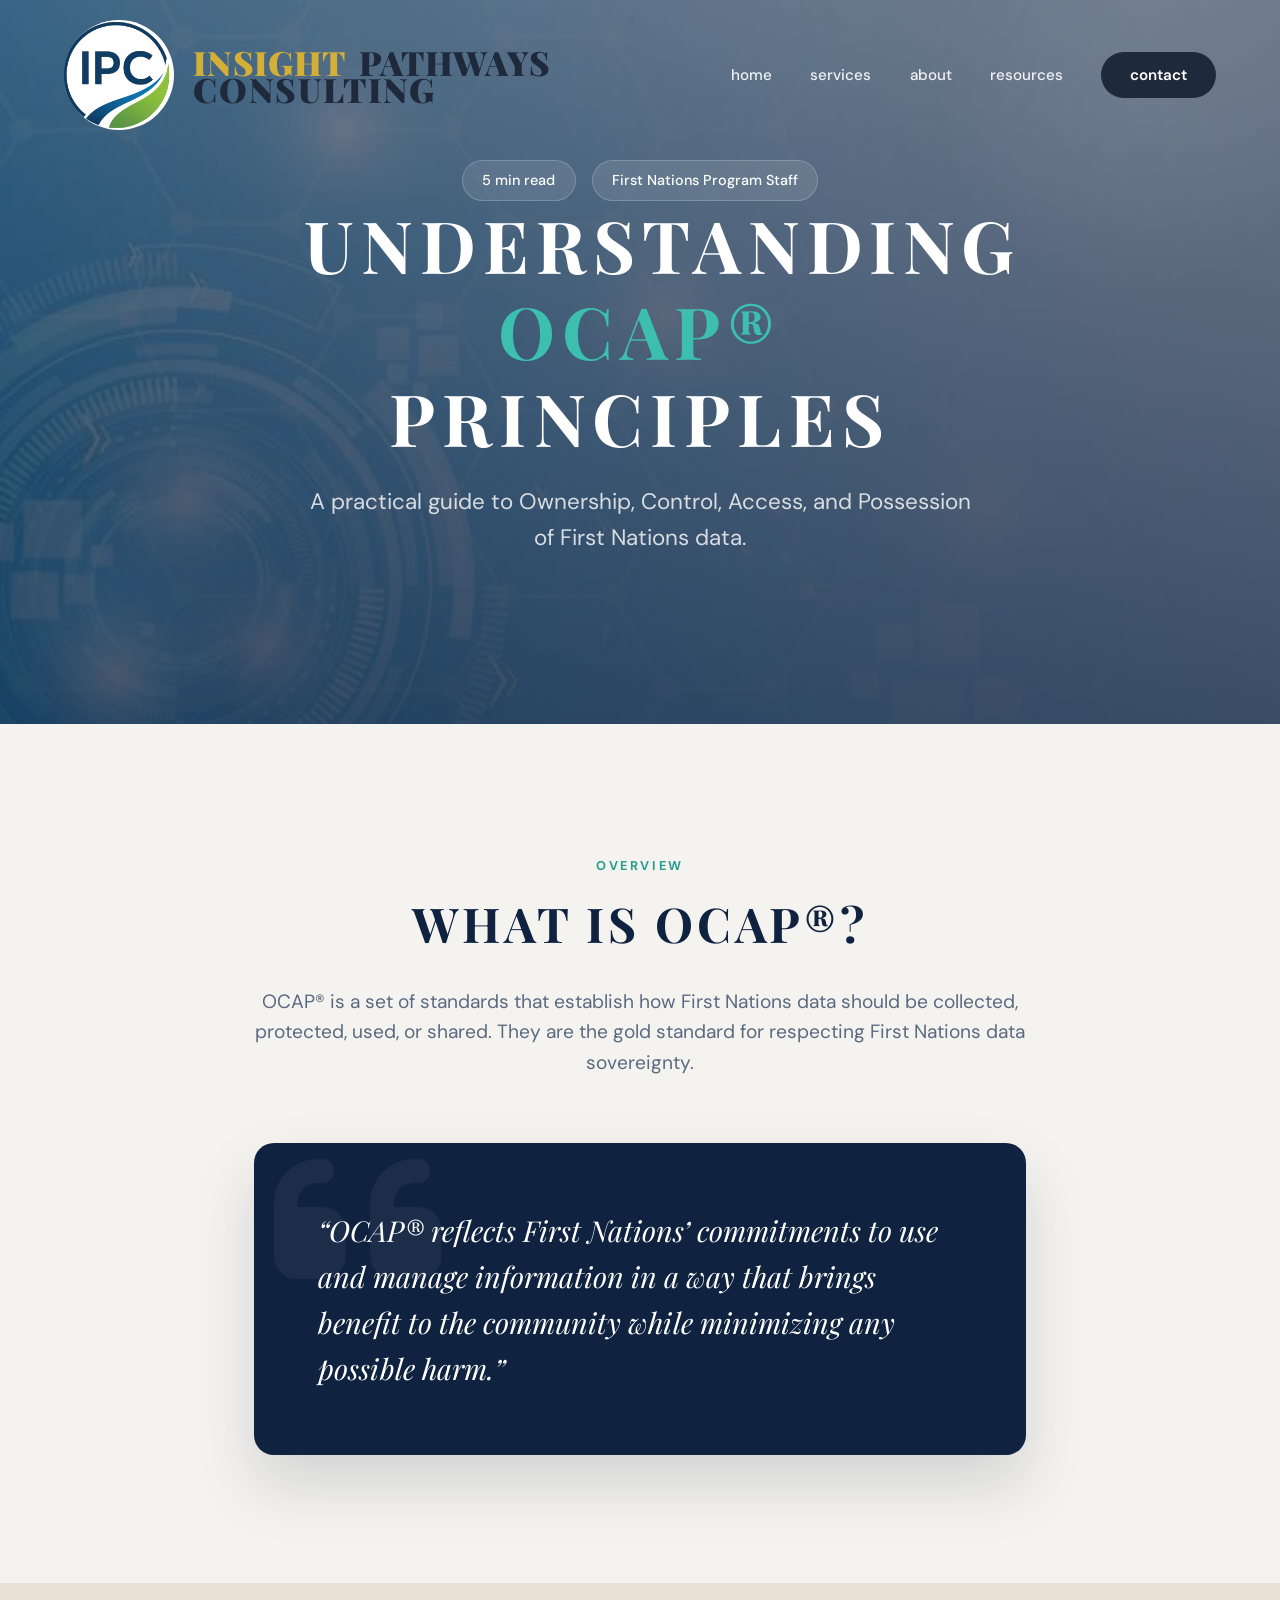
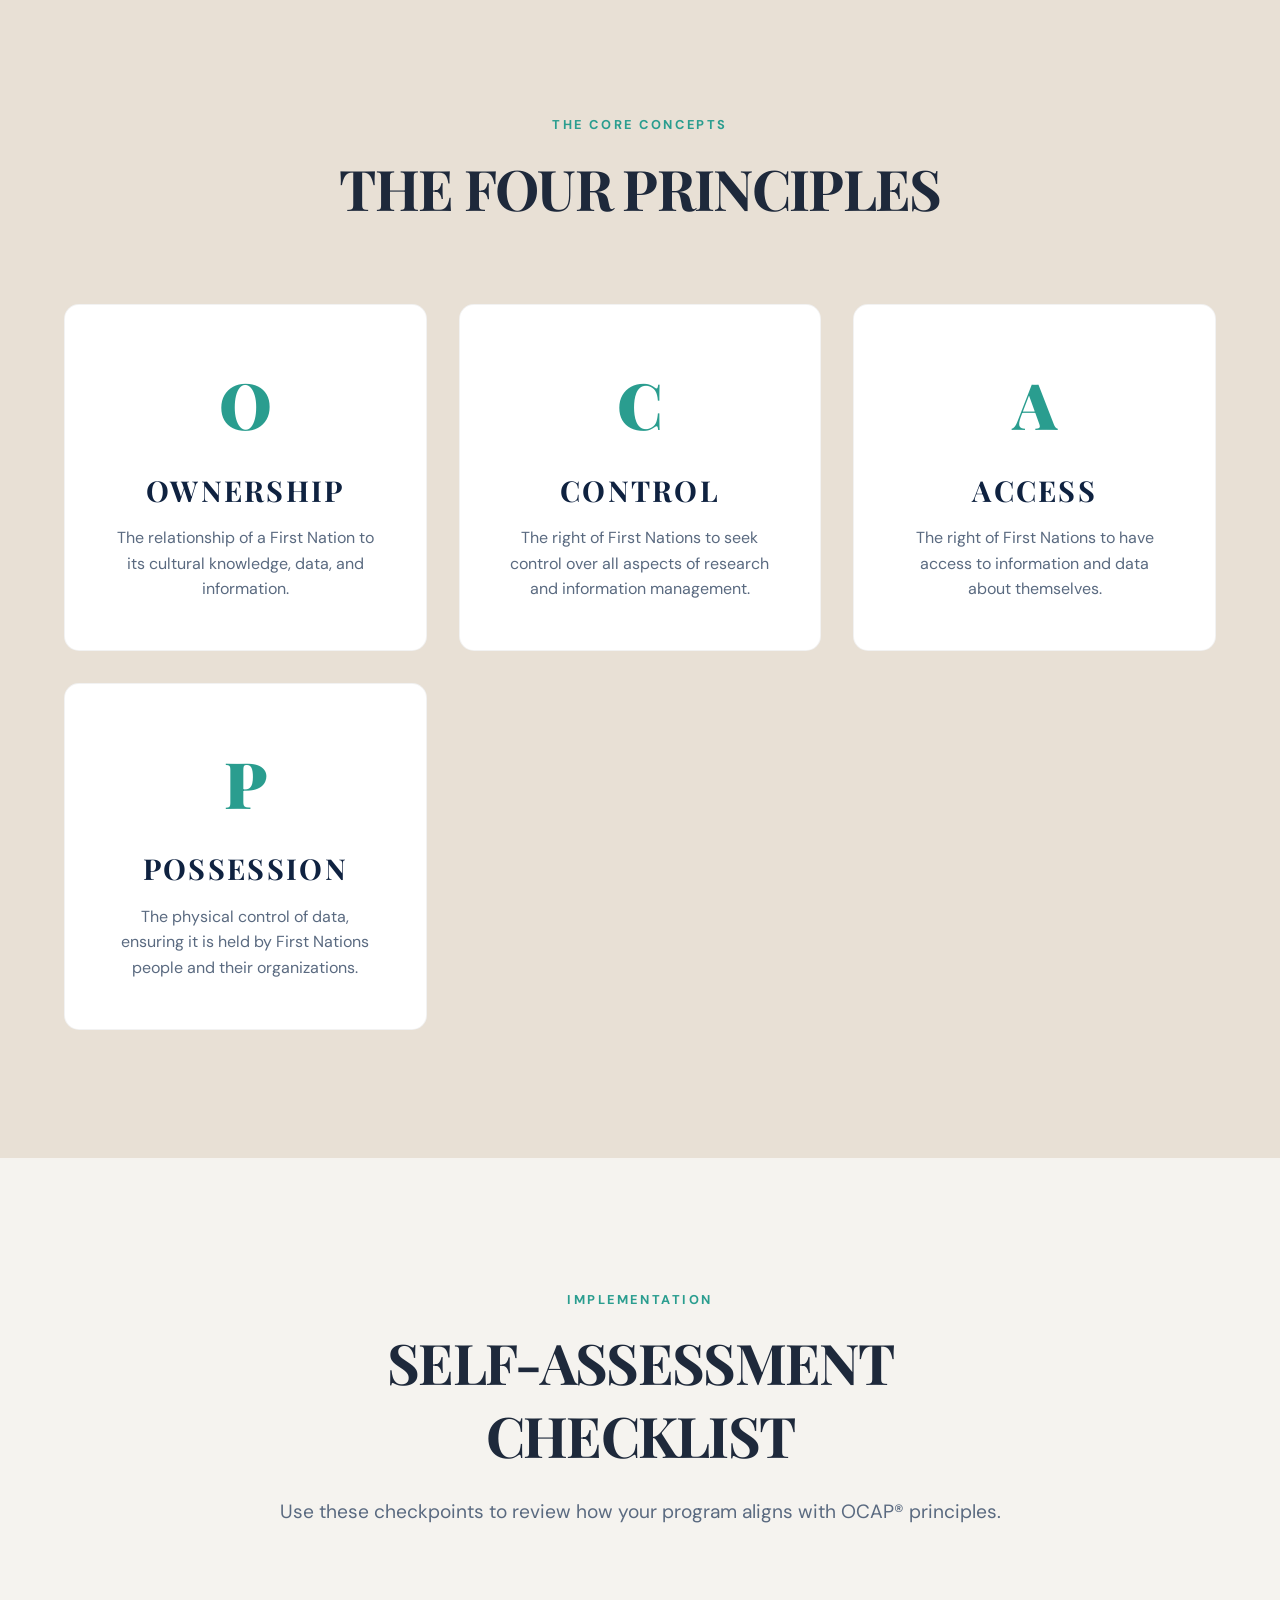
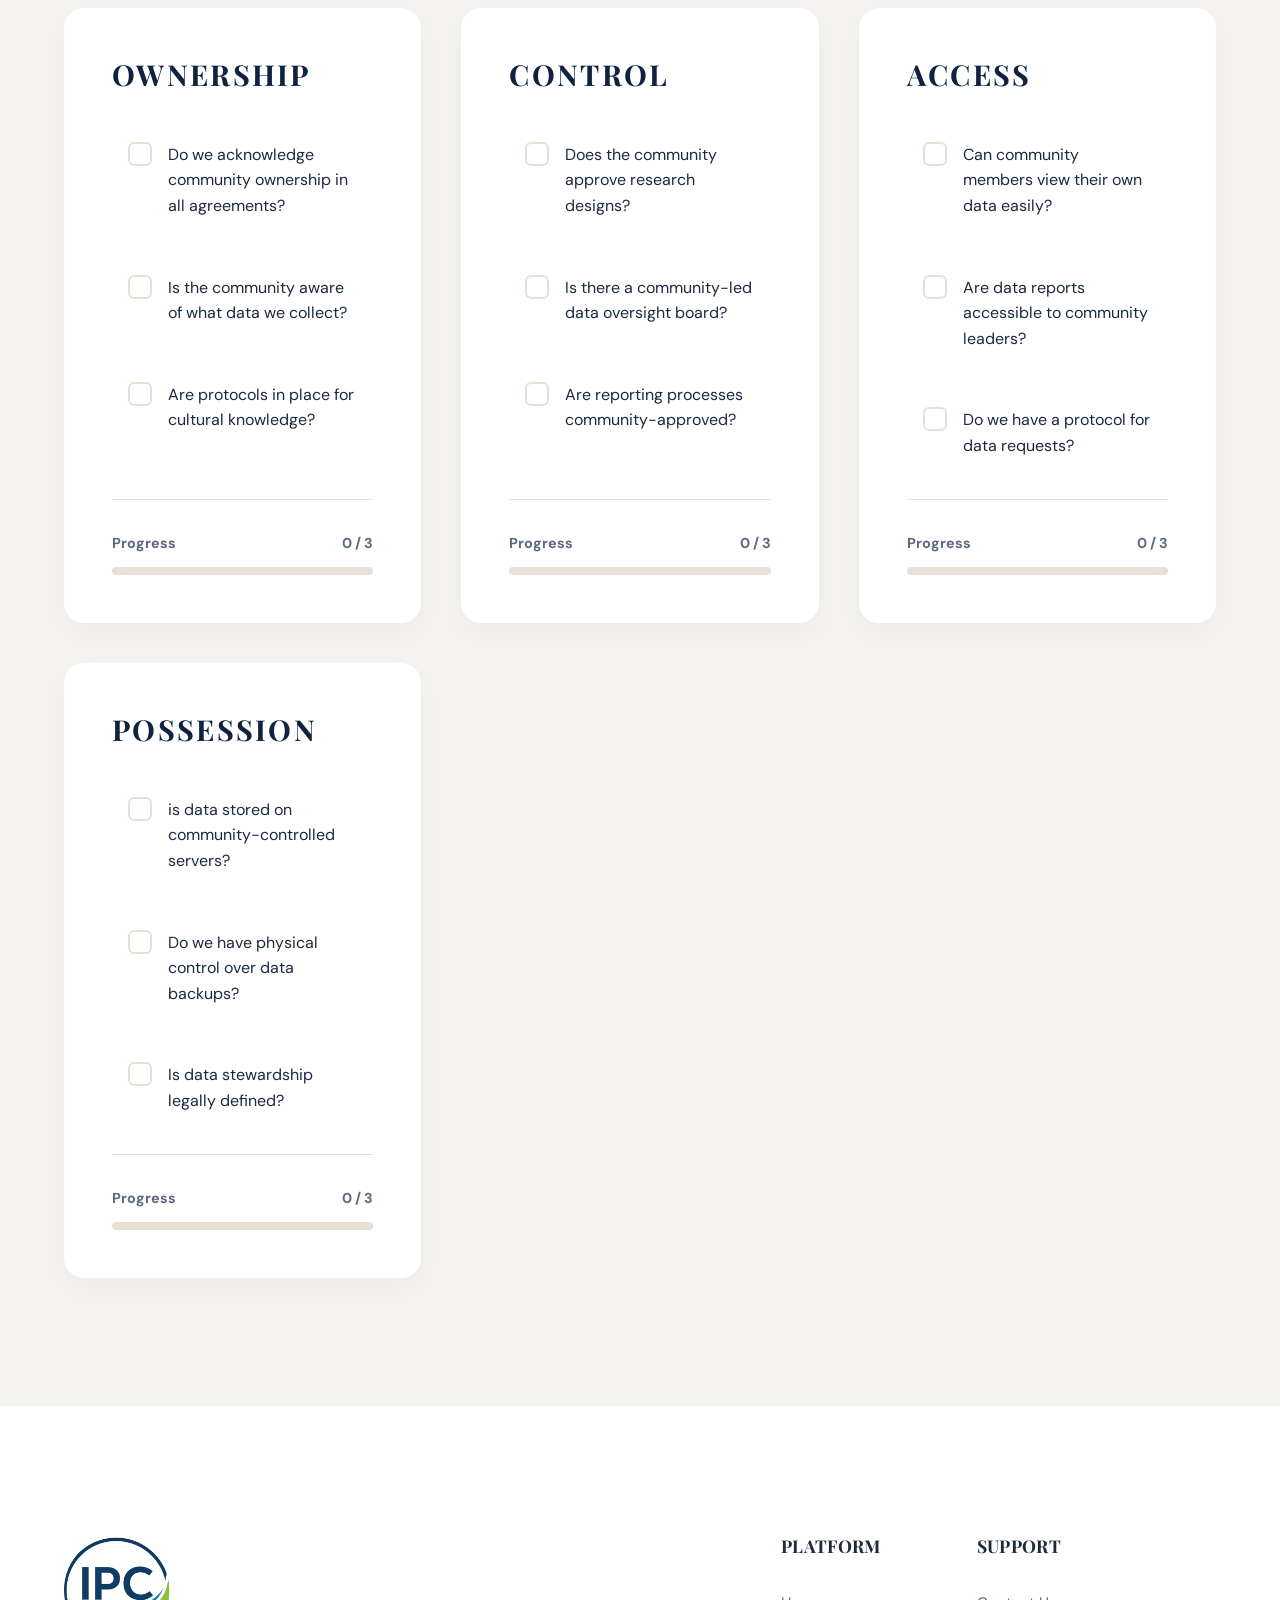
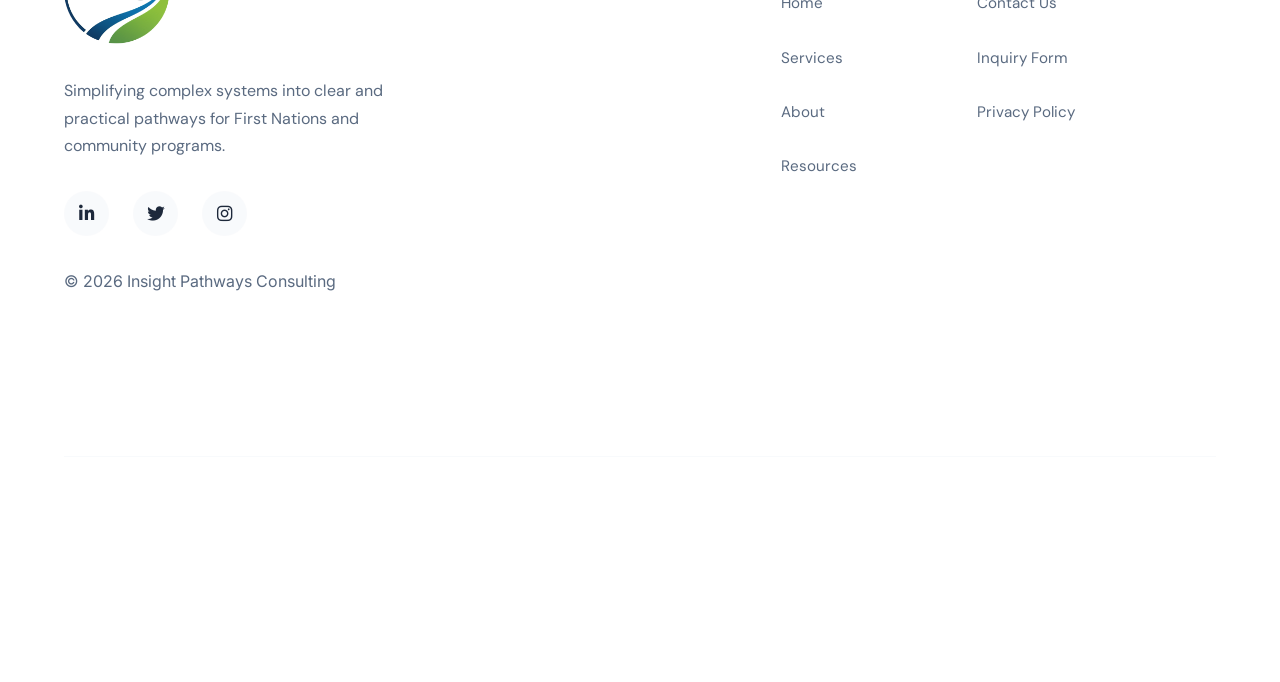
<file: ocap.html>
<!DOCTYPE html>
<html lang="en">
<head>
    <meta charset="UTF-8">
    <meta name="google-site-verification" content="iTt8Hs8jmW7UvbI3IQGf2gNHSwB45_FyKKVqTNxoYGg" />
    <meta name="viewport" content="width=device-width, initial-scale=1.0">
    <title>OCAP® Principles Explained | First Nations Data Sovereignty Guide | Insight Pathways Consulting</title>
    <meta name="description" content="Understand OCAP® principles — Ownership, Control, Access, and Possession of First Nations data. A practical guide for program staff implementing Indigenous data sovereignty and governance in community programs.">
    <meta name="keywords" content="OCAP principles explained, First Nations data sovereignty, Indigenous data governance guide, Ownership Control Access Possession, OCAP implementation guide, First Nations data rights, Indigenous data principles, community data sovereignty, FNIGC OCAP, First Nations information governance, data sovereignty Ontario, practical OCAP guide, First Nations program staff resources">
    <meta name="author" content="Insight Pathways Consulting">
    <meta name="robots" content="index, follow, max-image-preview:large, max-snippet:-1, max-video-preview:-1">
    <link rel="canonical" href="https://www.insightpathwaysco.com/ocap.html">

    <!-- Open Graph -->
    <meta property="og:type" content="article">
    <meta property="og:url" content="https://www.insightpathwaysco.com/ocap.html">
    <meta property="og:title" content="OCAP® Principles Explained | First Nations Data Sovereignty Guide">
    <meta property="og:description" content="Understand Ownership, Control, Access, and Possession principles for First Nations data. A practical guide for program staff and community leaders.">
    <meta property="og:image" content="https://www.insightpathwaysco.com/assets/images/ipc-logo-new.png">
    <meta property="og:site_name" content="Insight Pathways Consulting">
    <meta property="og:locale" content="en_CA">

    <!-- Twitter Card -->
    <meta name="twitter:card" content="summary_large_image">
    <meta name="twitter:title" content="OCAP® Principles Explained | Insight Pathways Consulting">
    <meta name="twitter:description" content="A practical guide to Ownership, Control, Access, and Possession of First Nations data for community program staff.">
    <meta name="twitter:image" content="https://www.insightpathwaysco.com/assets/images/ipc-logo-new.png">

    <!-- Geo Tags -->
    <meta name="geo.region" content="CA-ON">
    <meta name="geo.placename" content="Ontario, Canada">

    <!-- Structured Data: Article -->
    <script type="application/ld+json">
    {
        "@context": "https://schema.org",
        "@type": "Article",
        "headline": "OCAP® Principles Explained — A Practical Guide for Program Staff",
        "description": "A practical guide to understanding and implementing OCAP® (Ownership, Control, Access, Possession) principles for First Nations data sovereignty.",
        "author": {
            "@type": "Organization",
            "name": "Insight Pathways Consulting",
            "url": "https://www.insightpathwaysco.com"
        },
        "publisher": {
            "@type": "Organization",
            "name": "Insight Pathways Consulting",
            "logo": {
                "@type": "ImageObject",
                "url": "https://www.insightpathwaysco.com/assets/images/ipc-logo-new.png"
            }
        },
        "mainEntityOfPage": "https://www.insightpathwaysco.com/ocap.html",
        "datePublished": "2026-01-01",
        "dateModified": "2026-05-02"
    }
    </script>

    <!-- Structured Data: FAQ -->
    <script type="application/ld+json">
    {
        "@context": "https://schema.org",
        "@type": "FAQPage",
        "mainEntity": [
            {
                "@type": "Question",
                "name": "What is OCAP®?",
                "acceptedAnswer": {
                    "@type": "Answer",
                    "text": "OCAP® is a set of standards that establish how First Nations data should be collected, protected, used, or shared. It stands for Ownership, Control, Access, and Possession — the gold standard for respecting First Nations data sovereignty."
                }
            },
            {
                "@type": "Question",
                "name": "What does Ownership mean in OCAP®?",
                "acceptedAnswer": {
                    "@type": "Answer",
                    "text": "Ownership refers to the relationship of a First Nation to its cultural knowledge, data, and information. It includes collective ownership of information, direct control over intellectual property, and sovereignty over community knowledge."
                }
            },
            {
                "@type": "Question",
                "name": "What does Control mean in OCAP®?",
                "acceptedAnswer": {
                    "@type": "Answer",
                    "text": "Control is the right of First Nations to seek control over all aspects of research and information management processes that impact them, including data collection, use, and disclosure."
                }
            },
            {
                "@type": "Question",
                "name": "What does Access mean in OCAP®?",
                "acceptedAnswer": {
                    "@type": "Answer",
                    "text": "Access is the right of First Nations to have access to information and data about themselves and their communities, regardless of where the data is held."
                }
            },
            {
                "@type": "Question",
                "name": "What does Possession mean in OCAP®?",
                "acceptedAnswer": {
                    "@type": "Answer",
                    "text": "Possession refers to the physical control of data, ensuring it is held by First Nations people and their organizations, protecting it from unauthorized access or use."
                }
            }
        ]
    }
    </script>

    <!-- Structured Data: BreadcrumbList -->
    <script type="application/ld+json">
    {
        "@context": "https://schema.org",
        "@type": "BreadcrumbList",
        "itemListElement": [
            {
                "@type": "ListItem",
                "position": 1,
                "name": "Home",
                "item": "https://www.insightpathwaysco.com/"
            },
            {
                "@type": "ListItem",
                "position": 2,
                "name": "Resources",
                "item": "https://www.insightpathwaysco.com/resources.html"
            },
            {
                "@type": "ListItem",
                "position": 3,
                "name": "OCAP® Principles",
                "item": "https://www.insightpathwaysco.com/ocap.html"
            }
        ]
    }
    </script>

    <link rel="stylesheet" href="style.css">
    <link rel="stylesheet" href="https://cdnjs.cloudflare.com/ajax/libs/font-awesome/6.4.0/css/all.min.css">
    <link href="https://fonts.googleapis.com/css2?family=DM+Sans:ital,wght@0,400;0,500;0,700;1,400&family=Playfair+Display:ital,wght@0,400..900;1,400..900&display=swap" rel="stylesheet">
    
    <!-- Favicon Configuration -->
    <link rel="apple-touch-icon" sizes="180x180" href="apple-touch-icon.png">
    <link rel="icon" type="image/png" sizes="32x32" href="favicon-32x32.png">
    <link rel="icon" type="image/png" sizes="16x16" href="favicon-16x16.png">
    <link rel="manifest" href="site.webmanifest">
    <link rel="shortcut icon" href="favicon.ico">
    
    <style>
        :root {
            --navy: #0f2240;
            --teal: #2a9d8f;
            --teal-light: #3dbfb0;
            --stone: #f5f3ef;
            --stone-dark: #e8e0d5;
            --white: #ffffff;
            --text-navy: #1a2a40;
            --text-muted: #5a6a80;
        }

        body {
            font-family: 'DM Sans', sans-serif;
            background-color: var(--stone);
            color: var(--text-navy);
            line-height: 1.6;
        }

        h1, h2, h3, h4 {
            font-family: 'Playfair Display', serif;
        }

        /* Hero Section */
        .ocap-hero {
            background: linear-gradient(rgba(15, 34, 64, 0.6), rgba(15, 34, 64, 0.8)), url('assets/images/hero-bg.jpg') center/cover no-repeat;
            padding: 10rem 0 8rem;
            color: var(--white);
            position: relative;
            overflow: hidden;
            text-align: center;
        }

        .ocap-hero .hero-bubbles {
            position: absolute;
            top: 0;
            left: 0;
            width: 100%;
            height: 100%;
            z-index: 0;
        }

        .bubble {
            position: absolute;
            border-radius: 50%;
            background: radial-gradient(circle, rgba(255,255,255,0.05) 0%, transparent 70%);
            animation: pulse-bubble 8s infinite alternate;
        }

        @keyframes pulse-bubble {
            from { transform: scale(1) translate(0, 0); }
            to { transform: scale(1.2) translate(20px, -20px); }
        }

        .ocap-hero-content {
            position: relative;
            z-index: 1;
            max-width: 800px;
            margin: 0 auto;
        }

        .ocap-hero h1 {
            font-size: 4.5rem;
            margin-bottom: 1.5rem;
            opacity: 0;
            transform: translateY(30px);
            animation: fadeInUp 1s forwards;
        }

        .ocap-hero h1 span {
            color: var(--teal-light);
        }

        .ocap-hero p {
            font-size: 1.4rem;
            color: rgba(255,255,255,0.8);
            margin-bottom: 2.5rem;
            opacity: 0;
            transform: translateY(30px);
            animation: fadeInUp 1.2s forwards 0.3s;
        }

        .pills {
            display: flex;
            justify-content: center;
            gap: 1rem;
            opacity: 0;
            animation: fadeInUp 1s forwards 0.6s;
        }

        .pill {
            padding: 0.5rem 1.2rem;
            background: rgba(255,255,255,0.1);
            border: 1px solid rgba(255,255,255,0.2);
            border-radius: 100px;
            font-size: 0.9rem;
            font-weight: 500;
        }

        @keyframes fadeInUp {
            to { opacity: 1; transform: translateY(0); }
        }

        /* Overview Section */
        .overview-section {
            padding: 8rem 0;
            background: var(--stone);
        }

        .overview-container {
            max-width: 900px;
            margin: 0 auto;
            text-align: center;
        }

        .label {
            display: inline-block;
            font-size: 0.8rem;
            font-weight: 700;
            text-transform: uppercase;
            letter-spacing: 0.2em;
            color: var(--teal);
            margin-bottom: 1rem;
        }

        .overview-section h2 {
            font-size: 3rem;
            margin-bottom: 2rem;
            color: var(--navy);
        }

        .overview-section p {
            font-size: 1.2rem;
            color: var(--text-muted);
            margin-bottom: 4rem;
        }

        .quote-card {
            background: var(--navy);
            padding: 4rem;
            border-radius: 20px;
            color: var(--white);
            position: relative;
            overflow: hidden;
            text-align: left;
            box-shadow: 0 30px 60px rgba(15, 34, 64, 0.15);
        }

        .quote-card p {
            font-size: 1.8rem;
            font-family: 'Playfair Display', serif;
            font-style: italic;
            color: var(--white);
            margin-bottom: 0;
            position: relative;
            z-index: 1;
        }

        .quote-card::before {
            content: "\f10d";
            font-family: "Font Awesome 6 Free";
            font-weight: 900;
            position: absolute;
            top: -20px;
            left: 20px;
            font-size: 12rem;
            color: rgba(255,255,255,0.05);
            line-height: 1;
            z-index: 0;
        }

        /* Principles Grid */
        .principles-section {
            padding: 8rem 0 4rem;
            background: var(--stone-dark);
        }

        .principles-grid {
            display: grid;
            grid-template-columns: repeat(auto-fit, minmax(280px, 1fr));
            gap: 2rem;
            margin-bottom: 4rem;
        }

        .principle-card {
            background: var(--white);
            padding: 3rem;
            border-radius: 15px;
            text-align: center;
            cursor: pointer;
            transition: all 0.5s cubic-bezier(0.23, 1, 0.32, 1);
            position: relative;
            border: 1px solid rgba(0,0,0,0.05);
        }

        .principle-card .letter {
            font-size: 4rem;
            font-family: 'Playfair Display', serif;
            font-weight: 900;
            color: var(--teal);
            display: block;
            margin-bottom: 1rem;
            transition: all 0.5s;
        }

        .principle-card h3 {
            font-size: 1.8rem;
            margin-bottom: 1rem;
            color: var(--navy);
            transition: all 0.5s;
        }

        .principle-card p {
            color: var(--text-muted);
            transition: all 0.5s;
        }

        .principle-card:hover, .principle-card.active {
            background: var(--navy);
            transform: translateY(-10px);
            box-shadow: 0 20px 40px rgba(15, 34, 64, 0.2);
        }

        .principle-card:hover .letter, .principle-card.active .letter {
            color: var(--teal-light);
        }

        .principle-card:hover h3, .principle-card.active h3,
        .principle-card:hover p, .principle-card.active p {
            color: var(--white);
        }

        /* Detail Panel */
        .detail-panel {
            background: var(--navy);
            border-radius: 20px;
            color: var(--white);
            padding: 4rem;
            display: none;
            grid-template-columns: 1fr 2fr;
            gap: 4rem;
            margin-top: 2rem;
            box-shadow: 0 40px 80px rgba(0,0,0,0.3);
            animation: slideUp 0.6s cubic-bezier(0.23, 1, 0.32, 1);
        }

        @keyframes slideUp {
            from { transform: translateY(40px); opacity: 0; }
            to { transform: translateY(0); opacity: 1; }
        }

        .detail-panel.active {
            display: grid;
        }

        .detail-letter {
            font-family: 'Playfair Display', serif;
            font-size: 15rem;
            font-weight: 900;
            color: rgba(255,255,255,0.05);
            line-height: 0.8;
            margin-bottom: 0;
        }

        .detail-content h3 {
            font-size: 2.5rem;
            margin-bottom: 1.5rem;
            color: var(--teal-light);
        }

        .detail-columns {
            display: grid;
            grid-template-columns: 1fr 1fr;
            gap: 3rem;
            margin-top: 2rem;
        }

        .detail-column h4 {
            font-size: 1.2rem;
            text-transform: uppercase;
            letter-spacing: 0.1em;
            margin-bottom: 1.5rem;
            color: rgba(255,255,255,0.6);
        }

        .detail-column ul {
            list-style: none;
            padding: 0;
        }

        .detail-column li {
            margin-bottom: 1rem;
            display: flex;
            align-items: flex-start;
            gap: 0.8rem;
            color: rgba(255,255,255,0.9);
        }

        .detail-column li i {
            color: var(--teal-light);
            margin-top: 0.3rem;
        }

        .staff-tip {
            margin-top: 3rem;
            padding: 2rem;
            border-left: 4px solid var(--teal);
            background: rgba(255,255,255,0.03);
            border-radius: 0 15px 15px 0;
        }

        .staff-tip strong {
            display: block;
            color: var(--teal-light);
            text-transform: uppercase;
            font-size: 0.8rem;
            letter-spacing: 0.1em;
            margin-bottom: 0.5rem;
        }

        /* Checklist Section */
        .checklist-section {
            padding: 8rem 0;
            background: var(--stone);
        }

        .checklist-grid {
            display: grid;
            grid-template-columns: repeat(auto-fit, minmax(320px, 1fr));
            gap: 2.5rem;
        }

        .checklist-card {
            background: var(--white);
            padding: 3rem;
            border-radius: 20px;
            box-shadow: 0 10px 30px rgba(0,0,0,0.03);
            transition: all 0.4s ease;
            display: flex;
            flex-direction: column;
        }

        .checklist-card:hover {
            transform: translateY(-5px);
            box-shadow: 0 20px 50px rgba(0,0,0,0.08);
        }

        .checklist-card h3 {
            font-size: 1.8rem;
            margin-bottom: 2rem;
            color: var(--navy);
        }

        .check-item {
            display: flex;
            align-items: flex-start;
            gap: 1rem;
            margin-bottom: 1.5rem;
            padding: 1rem;
            border-radius: 10px;
            cursor: pointer;
            transition: all 0.3s ease;
        }

        .check-item:hover {
            background: var(--bg-soft);
        }

        .check-box {
            width: 24px;
            height: 24px;
            border: 2px solid var(--stone-dark);
            border-radius: 6px;
            display: flex;
            align-items: center;
            justify-content: center;
            flex-shrink: 0;
            transition: all 0.3s;
            background: var(--white);
        }

        .check-box i {
            color: var(--white);
            font-size: 0.8rem;
            display: none;
        }

        .check-item.checked .check-box {
            background: var(--teal);
            border-color: var(--teal);
        }

        .check-item.checked .check-box i {
            display: block;
        }

        .check-item.checked span {
            text-decoration: line-through;
            color: var(--text-muted);
        }

        .progress-container {
            margin-top: auto;
            padding-top: 2rem;
            border-top: 1px solid var(--stone-dark);
        }

        .progress-text {
            display: flex;
            justify-content: space-between;
            margin-bottom: 0.8rem;
            font-size: 0.9rem;
            font-weight: 700;
            color: var(--text-muted);
        }

        .progress-bar-bg {
            height: 8px;
            background: var(--stone-dark);
            border-radius: 10px;
            overflow: hidden;
        }

        .progress-bar-fill {
            height: 100%;
            background: var(--teal);
            width: 0;
            transition: width 0.6s cubic-bezier(0.23, 1, 0.32, 1);
        }

        /* Footer */
        .ocap-footer {
            background: var(--navy);
            padding: 6rem 0 4rem;
            color: rgba(255,255,255,0.6);
            text-align: center;
        }

        .ocap-footer p {
            max-width: 800px;
            margin: 0 auto 2rem;
            line-height: 1.8;
            font-size: 1.1rem;
        }

        .ocap-footer a {
            color: var(--teal-light);
            text-decoration: none;
            font-weight: 500;
            transition: all 0.3s;
            position: relative;
        }

        .ocap-footer a::after {
            content: '';
            position: absolute;
            bottom: -2px;
            left: 0;
            width: 0;
            height: 1px;
            background: var(--teal-light);
            transition: all 0.3s;
        }

        .ocap-footer a:hover::after {
            width: 100%;
        }

        /* Responsive */
        @media (max-width: 900px) {
            .detail-panel {
                grid-template-columns: 1fr;
                gap: 2rem;
                padding: 3rem 2rem;
            }

            .detail-columns {
                grid-template-columns: 1fr;
                gap: 2rem;
            }

            .detail-letter {
                display: none;
            }

            .ocap-hero h1 {
                font-size: 3rem;
            }
        }
    </style>
</head>
<body>

    <nav id="navbar">
        <div class="container nav-container">
            <a href="index.html" class="logo-new">
                <div class="logo-icon-wrapper">
                    <img src="assets/images/ipc-logo-new.png" alt="IPC Logo" class="nav-logo-icon-new">
                </div>
                <div class="logo-text-stack">
                    <div class="logo-line-top"><span class="logo-insight">INSIGHT</span> <span class="logo-pathways">PATHWAYS</span></div>
                    <div class="logo-line-bottom"><span class="logo-consulting">CONSULTING</span></div>
                </div>
            </a>
            <ul class="nav-links">
                <li><a href="index.html">home</a></li>
                <li><a href="services.html">services</a></li>
                <li><a href="about.html">about</a></li>
                <li><a href="resources.html">resources</a></li>
                <li><a href="contact.html" class="nav-cta">contact</a></li>
            </ul>
            <div class="mobile-toggle" id="mobile-menu">
                <i class="fa-solid fa-bars"></i>
            </div>
        </div>
    </nav>

    <header class="ocap-hero">
        <div class="hero-bubbles">
            <div class="bubble" style="width: 400px; height: 400px; top: -100px; right: -50px;"></div>
            <div class="bubble" style="width: 300px; height: 300px; bottom: -50px; left: -50px; animation-delay: -2s;"></div>
        </div>
        <div class="container ocap-hero-content">
            <div class="pills">
                <div class="pill">5 min read</div>
                <div class="pill">First Nations Program Staff</div>
            </div>
            <h1>Understanding <span>OCAP®</span> Principles</h1>
            <p>A practical guide to Ownership, Control, Access, and Possession of First Nations data.</p>
        </div>
    </header>

    <section class="overview-section">
        <div class="container overview-container">
            <span class="label">Overview</span>
            <h2>What is OCAP®?</h2>
            <p>OCAP® is a set of standards that establish how First Nations data should be collected, protected, used, or shared. They are the gold standard for respecting First Nations data sovereignty.</p>
            
            <div class="quote-card reveal-up">
                <p>“OCAP® reflects First Nations’ commitments to use and manage information in a way that brings benefit to the community while minimizing any possible harm.”</p>
            </div>
        </div>
    </section>

    <section class="principles-section">
        <div class="container">
            <div class="section-header section-header-centered">
                <span class="label">The Core Concepts</span>
                <h2>The Four Principles</h2>
            </div>

            <div class="principles-grid">
                <!-- Ownership -->
                <div class="principle-card" data-principle="ownership">
                    <span class="letter">O</span>
                    <h3>Ownership</h3>
                    <p>The relationship of a First Nation to its cultural knowledge, data, and information.</p>
                </div>
                <!-- Control -->
                <div class="principle-card" data-principle="control">
                    <span class="letter">C</span>
                    <h3>Control</h3>
                    <p>The right of First Nations to seek control over all aspects of research and information management.</p>
                </div>
                <!-- Access -->
                <div class="principle-card" data-principle="access">
                    <span class="letter">A</span>
                    <h3>Access</h3>
                    <p>The right of First Nations to have access to information and data about themselves.</p>
                </div>
                <!-- Possession -->
                <div class="principle-card" data-principle="possession">
                    <span class="letter">P</span>
                    <h3>Possession</h3>
                    <p>The physical control of data, ensuring it is held by First Nations people and their organizations.</p>
                </div>
            </div>

            <!-- Detail Panel -->
            <div class="detail-panel" id="detail-panel">
                <div class="detail-letter" id="detail-letter">O</div>
                <div class="detail-content">
                    <h3 id="detail-title">Ownership</h3>
                    <p id="detail-desc">Refer to the relationship of First Nations to their cultural knowledge, data, and information.</p>
                    
                    <div class="detail-columns">
                        <div class="detail-column">
                            <h4>What it means</h4>
                            <ul id="detail-means">
                                <!-- JS injected -->
                            </ul>
                        </div>
                        <div class="detail-column">
                            <h4>In practice</h4>
                            <ul id="detail-practice">
                                <!-- JS injected -->
                            </ul>
                        </div>
                    </div>

                    <div class="staff-tip">
                        <strong id="tip-title">Program Staff Tip</strong>
                        <p id="tip-text">Ensure your organization's policies explicitly recognize community ownership of program data.</p>
                    </div>
                </div>
            </div>
        </div>
    </section>

    <section class="checklist-section">
        <div class="container">
            <div class="section-header section-header-centered">
                <span class="label">Implementation</span>
                <h2>Self-Assessment Checklist</h2>
                <p>Use these checkpoints to review how your program aligns with OCAP® principles.</p>
            </div>

            <div class="checklist-grid">
                <!-- Ownership Checklist -->
                <div class="checklist-card" data-category="ownership">
                    <h3>Ownership</h3>
                    <div class="check-item">
                        <div class="check-box"><i class="fa-solid fa-check"></i></div>
                        <span>Do we acknowledge community ownership in all agreements?</span>
                    </div>
                    <div class="check-item">
                        <div class="check-box"><i class="fa-solid fa-check"></i></div>
                        <span>Is the community aware of what data we collect?</span>
                    </div>
                    <div class="check-item">
                        <div class="check-box"><i class="fa-solid fa-check"></i></div>
                        <span>Are protocols in place for cultural knowledge?</span>
                    </div>
                    <div class="progress-container">
                        <div class="progress-text">
                            <span>Progress</span>
                            <span class="progress-count">0 / 3</span>
                        </div>
                        <div class="progress-bar-bg">
                            <div class="progress-bar-fill"></div>
                        </div>
                    </div>
                </div>

                <!-- Control Checklist -->
                <div class="checklist-card" data-category="control">
                    <h3>Control</h3>
                    <div class="check-item">
                        <div class="check-box"><i class="fa-solid fa-check"></i></div>
                        <span>Does the community approve research designs?</span>
                    </div>
                    <div class="check-item">
                        <div class="check-box"><i class="fa-solid fa-check"></i></div>
                        <span>Is there a community-led data oversight board?</span>
                    </div>
                    <div class="check-item">
                        <div class="check-box"><i class="fa-solid fa-check"></i></div>
                        <span>Are reporting processes community-approved?</span>
                    </div>
                    <div class="progress-container">
                        <div class="progress-text">
                            <span>Progress</span>
                            <span class="progress-count">0 / 3</span>
                        </div>
                        <div class="progress-bar-bg">
                            <div class="progress-bar-fill"></div>
                        </div>
                    </div>
                </div>

                <!-- Access Checklist -->
                <div class="checklist-card" data-category="access">
                    <h3>Access</h3>
                    <div class="check-item">
                        <div class="check-box"><i class="fa-solid fa-check"></i></div>
                        <span>Can community members view their own data easily?</span>
                    </div>
                    <div class="check-item">
                        <div class="check-box"><i class="fa-solid fa-check"></i></div>
                        <span>Are data reports accessible to community leaders?</span>
                    </div>
                    <div class="check-item">
                        <div class="check-box"><i class="fa-solid fa-check"></i></div>
                        <span>Do we have a protocol for data requests?</span>
                    </div>
                    <div class="progress-container">
                        <div class="progress-text">
                            <span>Progress</span>
                            <span class="progress-count">0 / 3</span>
                        </div>
                        <div class="progress-bar-bg">
                            <div class="progress-bar-fill"></div>
                        </div>
                    </div>
                </div>

                <!-- Possession Checklist -->
                <div class="checklist-card" data-category="possession">
                    <h3>Possession</h3>
                    <div class="check-item">
                        <div class="check-box"><i class="fa-solid fa-check"></i></div>
                        <span>is data stored on community-controlled servers?</span>
                    </div>
                    <div class="check-item">
                        <div class="check-box"><i class="fa-solid fa-check"></i></div>
                        <span>Do we have physical control over data backups?</span>
                    </div>
                    <div class="check-item">
                        <div class="check-box"><i class="fa-solid fa-check"></i></div>
                        <span>Is data stewardship legally defined?</span>
                    </div>
                    <div class="progress-container">
                        <div class="progress-text">
                            <span>Progress</span>
                            <span class="progress-count">0 / 3</span>
                        </div>
                        <div class="progress-bar-bg">
                            <div class="progress-bar-fill"></div>
                        </div>
                    </div>
                </div>
            </div>
        </div>
    </section>

    <footer class="footer">
        <div class="container">
            <div class="footer-top">
                <div class="footer-brand">
                    <a href="index.html" class="logo-new">
                        <div class="logo-icon-wrapper">
                            <img src="assets/images/ipc-logo-new.png" alt="IPC Logo" class="nav-logo-icon-new">
                        </div>
                    </a>
                    <p>Simplifying complex systems into clear and practical pathways for First Nations and community
                        programs.</p>
                    <div class="social-links">
                        <a href="#"><i class="fa-brands fa-linkedin-in"></i></a>
                        <a href="#"><i class="fa-brands fa-twitter"></i></a>
                        <a href="#"><i class="fa-brands fa-instagram"></i></a>
                    </div>
                    <p class="footer-copyright-brand">&copy; 2026 Insight Pathways Consulting</p>
                </div>
                <div class="footer-links">
                    <div class="link-group">
                        <h4>Platform</h4>
                        <ul>
                            <li><a href="index.html">Home</a></li>
                            <li><a href="services.html">Services</a></li>
                            <li><a href="about.html">About</a></li>
                            <li><a href="resources.html">Resources</a></li>
                        </ul>
                    </div>
                    <div class="link-group">
                        <h4>Support</h4>
                        <ul>
                            <li><a href="contact.html">Contact Us</a></li>
                            <li><a href="contact.html">Inquiry Form</a></li>
                            <li><a href="#">Privacy Policy</a></li>
                        </ul>
                    </div>
                </div>
            </div>
            <div class="footer-bottom">
                <p>&copy; 2026 Insight Pathways Consulting. Proudly serving First Nations communities.</p>
                <p>OCAP® is a registered trademark of the First Nations Information Governance Centre (FNIGC).</p>
            </div>
        </div>
    </footer>

    <script src="script.js"></script>
    <script>
        document.addEventListener('DOMContentLoaded', () => {
            const principleData = {
                ownership: {
                    letter: 'O',
                    title: 'Ownership',
                    desc: 'Refers to the relationship of First Nations to their cultural knowledge, data, and information.',
                    means: [
                        'Collective ownership of information',
                        'Direct control over intellectual property',
                        'Sovereignty over community knowledge'
                    ],
                    practice: [
                        'Developing data sharing agreements',
                        'Defining community data protocols',
                        'Ownership clauses in all contracts'
                    ],
                    tip: 'Think of data like traditional items; the community owns the history and the rights, even when it is used by others.'
                },
                control: {
                    letter: 'C',
                    title: 'Control',
                    desc: 'Affirms that First Nations are entitled to seek control over all aspects of research and information management.',
                    means: [
                        'Decision-making power over data',
                        'Control over the full data lifecycle',
                        'Authourity over research design'
                    ],
                    practice: [
                        'Community review boards for data',
                        'Approval steps for any data publication',
                        'Oversight of third-party research'
                    ],
                    tip: 'Control is about having the final word on how data is collected and what it is used for.'
                },
                access: {
                    letter: 'A',
                    title: 'Access',
                    desc: 'First Nations must have access to information and data about themselves and their communities, regardless of where it is held.',
                    means: [
                        'Right to view and manage data',
                        'No restrictions on community access',
                        'Ability to correct personal information'
                    ],
                    practice: [
                        'Creating user-friendly data portals',
                        'Clear data request procedures',
                        'Regular community data reporting'
                    ],
                    tip: 'Access ensures that information collected about the community always finds its way back to the community.'
                },
                possession: {
                    letter: 'P',
                    title: 'Possession',
                    desc: 'While ownership identifies the relationship in principle, possession or stewardship refers to the physical control of data.',
                    means: [
                        'Physical stewardship of data',
                        'Control over server locations',
                        'Tangible data security and storage'
                    ],
                    practice: [
                        'Investing in community-based servers',
                        'Managing local data backups',
                        'Legal stewardship status agreements'
                    ],
                    tip: 'Possession is the "where" of data. Having data on your own servers is the strongest form of OCAP® protection.'
                }
            };

            // Principles Interaction
            const cards = document.querySelectorAll('.principle-card');
            const panel = document.getElementById('detail-panel');
            const detailLetter = document.getElementById('detail-letter');
            const detailTitle = document.getElementById('detail-title');
            const detailDesc = document.getElementById('detail-desc');
            const detailMeans = document.getElementById('detail-means');
            const detailPractice = document.getElementById('detail-practice');
            const tipContent = document.getElementById('tip-text');

            cards.forEach(card => {
                card.addEventListener('click', () => {
                    const key = card.getAttribute('data-principle');
                    const data = principleData[key];

                    // Update panel
                    detailLetter.textContent = data.letter;
                    detailTitle.textContent = data.title;
                    detailDesc.textContent = data.desc;
                    tipContent.textContent = data.tip;

                    detailMeans.innerHTML = data.means.map(m => `<li><i class="fa-solid fa-arrow-right"></i> ${m}</li>`).join('');
                    detailPractice.innerHTML = data.practice.map(p => `<li><i class="fa-solid fa-arrow-right"></i> ${p}</li>`).join('');

                    // Toggle active state
                    cards.forEach(c => c.classList.remove('active'));
                    card.classList.add('active');
                    panel.classList.add('active');

                    // Scroll to panel
                    setTimeout(() => {
                        panel.scrollIntoView({ behavior: 'smooth', block: 'nearest' });
                    }, 50);
                });
            });

            // Checklist Interaction
            const checklistCards = document.querySelectorAll('.checklist-card');
            
            checklistCards.forEach(card => {
                const items = card.querySelectorAll('.check-item');
                const progressFill = card.querySelector('.progress-bar-fill');
                const progressCount = card.querySelector('.progress-count');

                items.forEach(item => {
                    item.addEventListener('click', () => {
                        item.classList.toggle('checked');
                        updateProgress();
                    });
                });

                function updateProgress() {
                    const checkedCount = card.querySelectorAll('.check-item.checked').length;
                    const totalCount = items.length;
                    const percentage = (checkedCount / totalCount) * 100;

                    progressFill.style.width = percentage + '%';
                    progressCount.textContent = `${checkedCount} / ${totalCount}`;
                }
            });
        });
    </script>
</body>
</html>
</file>
<file: style.css>
@import url('https://fonts.googleapis.com/css2?family=Cardo:ital,wght@0,400;0,700;1,400&family=Libre+Baskerville:ital,wght@0,400;0,700;1,400&family=Playfair+Display:ital,wght@0,400..900;1,400..900&family=Inter:wght@300;400;500;600&display=swap');

:root {
    /* --- Lighter Premium Palette --- */
    --primary: #1E293B;
    /* Slightly lighter professional slate */
    --navy: #253A52;
    /* Lighter navy for better clarity */
    --secondary: #475569;
    /* Soft muted blue */
    --accent: #F1F5F9;
    /* Very light blue-grey */
    --glow: #D4AF37;
    --bg-light: #FFFFFF;
    /* Pure white for maximum readability */
    --bg-soft: #F8FAFC;
    /* Crisp light-grey/blue background */
    --text-main: #0F172A;
    /* Deepest blue for crystal clear reading */
    --text-muted: #4B5563;
    /* Lighter muted text */
    --white: #FFFFFF;

    /* --- Refined Effects --- */
    --transition-smooth: all 0.7s cubic-bezier(0.23, 1, 0.32, 1);
    --transition-hover: all 0.4s cubic-bezier(0.16, 1, 0.3, 1);
    --shadow-premium: 0 15px 40px rgba(0, 0, 0, 0.04);
    --shadow-hover: 0 40px 80px rgba(0, 0, 0, 0.1);
    --glass: rgba(255, 255, 255, 0.85);
    --glass-border: rgba(255, 255, 255, 0.5);
    --blur: blur(15px);
    /* --- Luxury Scroll Animation Variables --- */
    --beige-luxury: #FDFBF7;
    --beige-muted: #F5F2EA;
    --luxury-shadow: 0 30px 60px rgba(0, 0, 0, 0.06);
    --card-width: 400px;
    --card-height: 550px;
}


@keyframes meshGradient {
    0% {
        background-position: 0% 50%;
    }

    50% {
        background-position: 100% 50%;
    }

    100% {
        background-position: 0% 50%;
    }
}

@keyframes floatParticle {
    0% {
        transform: translateY(0) translateX(0);
        opacity: 0;
    }

    10% {
        opacity: 1;
    }

    90% {
        opacity: 1;
    }

    100% {
        transform: translateY(-100vh) translateX(50px);
        opacity: 0;
    }
}

.reveal-up {
    opacity: 0;
    transform: translateY(50px);
    transition: all 1.2s cubic-bezier(0.23, 1, 0.32, 1);
}

.reveal-up.active {
    opacity: 1;
    transform: translateY(0);
}

.reveal-left {
    opacity: 0;
    transform: translateX(-100px);
    transition: all 1.2s cubic-bezier(0.23, 1, 0.32, 1);
}

.reveal-left.active {
    opacity: 1;
    transform: translateX(0);
}

.reveal-right {
    opacity: 0;
    transform: translateX(100px);
    transition: all 1.2s cubic-bezier(0.23, 1, 0.32, 1);
}

.reveal-right.active {
    opacity: 1;
    transform: translateX(0);
}

.reveal-3d {
    opacity: 0;
    transform: perspective(1000px) rotateX(15deg) translateY(30px);
    transition: var(--transition-smooth);
}

.reveal-3d.active {
    opacity: 1;
    transform: perspective(1000px) rotateX(0deg) translateY(0);
}

.reveal-bounce {
    opacity: 0;
    transform: scale(0.6) translateY(100px);
    transition: all 1.2s cubic-bezier(0.68, -0.55, 0.265, 1.55);
}

.reveal-bounce.active {
    opacity: 1;
    transform: scale(1) translateY(0);
}

/* Glassmorphism & Premium Utilities */
.glass-card {
    background: rgba(255, 255, 255, 0.7);
    backdrop-filter: blur(12px);
    -webkit-backdrop-filter: blur(12px);
    border: 1px solid rgba(255, 255, 255, 0.3);
    box-shadow: 0 15px 35px rgba(15, 23, 42, 0.05);
}

.glass-hover {
    transition: var(--transition-smooth);
}

.glass-hover:hover {
    background: rgba(255, 255, 255, 0.9);
    transform: translateY(-10px) scale(1.02);
    box-shadow: 0 30px 60px rgba(15, 23, 42, 0.12);
    border-color: var(--glow);
}

/* Staggered Delays */
.delay-1 {
    transition-delay: 0.1s;
}

.delay-2 {
    transition-delay: 0.2s;
}

.delay-3 {
    transition-delay: 0.3s;
}

.delay-4 {
    transition-delay: 0.4s;
}

.delay-5 {
    transition-delay: 0.5s;
}

/* Parallax Movement */
.parallax-bg {
    transform: translateY(calc(var(--scroll-y, 0) * 0.1px));
}




* {
    margin: 0;
    padding: 0;
    box-sizing: border-box;
    cursor: default;
}

body {
    font-family: 'Inter', sans-serif;
    background-color: var(--bg-light);
    color: var(--text-main);
    line-height: 1.7;
    overflow-x: hidden;
    -webkit-font-smoothing: antialiased;
    font-weight: 400;
}

h1,
.logo {
    font-family: 'Playfair Display', serif;
    line-height: 1.2;
    font-weight: 700;
    text-transform: uppercase;
    letter-spacing: 0.1em;
}

h2,
h3,
h4 {
    font-family: 'Playfair Display', serif;
    line-height: 1.3;
    font-weight: 700;
    text-transform: uppercase;
    letter-spacing: 0.08em;
}

a,
button {
    cursor: pointer;
    text-decoration: none;
    color: inherit;
    transition: var(--transition-hover);
}

ul {
    list-style: none;
}

.container {
    width: 100%;
    max-width: 1920px;
    margin: 0 auto;
    padding: 0 4rem;
}

@media (max-width: 768px) {
    .container {
        padding: 0 1.5rem;
    }
}


/* --- Premium Navigation --- */
nav {
    position: fixed;
    top: 0;
    left: 0;
    width: 100%;
    height: 150px;
    display: flex;
    align-items: center;
    z-index: 1000;
    transition: var(--transition-smooth);
    background: transparent;
}

nav.scrolled {
    height: 110px;
    background: var(--glass);
    backdrop-filter: var(--blur);
    border-bottom: 1px solid var(--glass-border);
    box-shadow: var(--shadow-premium);
}

.nav-container {
    display: flex;
    justify-content: space-between;
    align-items: center;
    width: 100%;
    max-width: 1400px;
    margin: 0 auto;
    gap: 2rem;
}

.nav-brand-center {
    grid-column: 2;
    display: flex;
    justify-content: center;
}

.nav-links {
    display: flex;
    gap: clamp(1.5rem, 3vw, 3.5rem);
    align-items: center;
    flex-shrink: 0;
}

.mobile-toggle {
    display: none;
    font-size: 2.8rem;
    color: var(--white);
    cursor: pointer;
    transition: var(--transition-smooth);
    z-index: 1001;
    filter: drop-shadow(0 2px 10px rgba(0,0,0,0.3));
}

nav.scrolled .mobile-toggle {
    color: var(--primary);
}

@media (max-width: 900px) {
    .nav-container {
        display: flex;
        justify-content: space-between;
    }
}

.logo-new {
    display: flex;
    align-items: center;
    gap: 1.2rem;
    text-decoration: none;
    transition: var(--transition-smooth);
    flex-shrink: 1;
    min-width: 0;
}

.logo-icon-wrapper {
    width: 110px;
    height: 110px;
    background: transparent;
    display: flex;
    align-items: center;
    justify-content: center;
    flex-shrink: 0;
    transition: var(--transition-smooth);
    border-radius: 50%;
    overflow: hidden; /* This 'cuts' the image through its round edge */
}

/* Stable logo size - no zooming effects on scroll */

.nav-logo-icon-new {
    width: 320%; /* Zooms in to fill the circular frame with the actual logo mark */
    height: 320%;
    object-fit: contain;
    filter: contrast(1.05);
    transition: var(--transition-smooth);
}

.logo-text-stack {
    display: flex;
    flex-direction: column;
    line-height: 0.8;
    margin-top: 2px;
}

.logo-line-top {
    font-family: 'Playfair Display', serif;
    font-size: clamp(1.4rem, 2vw + 0.5rem, 2.5rem);
    font-weight: 900;
    text-transform: uppercase;
    letter-spacing: 0.02em;
    display: flex;
    gap: 0.8rem;
    white-space: nowrap;
}

.logo-line-bottom {
    font-family: 'Playfair Display', serif;
    font-size: clamp(1.4rem, 2vw + 0.5rem, 2.5rem);
    font-weight: 900;
    text-transform: uppercase;
    letter-spacing: 0.05em;
    white-space: nowrap;
}

/* Removed nav.scrolled logo text resizing */

.logo-insight {
    color: var(--glow);
}

.logo-pathways,
.logo-consulting {
    color: var(--primary);
    transition: var(--transition-smooth);
}

nav.scrolled .logo-pathways,
nav.scrolled .logo-consulting {
    color: var(--primary);
}

@media (max-width: 1024px) {
    nav {
        height: 85px;
    }
    nav.scrolled {
        height: 75px;
    }
    .mobile-toggle {
        display: flex;
        flex-shrink: 0;
        margin-left: 1rem;
        font-size: 2.2rem;
    }
    .nav-links {
        display: none;
    }
    .nav-links.open {
        display: flex;
        flex-direction: column;
        position: absolute;
        top: 100%;
        left: 0;
        width: 100%;
        background: rgba(255, 255, 255, 0.96);
        backdrop-filter: blur(20px);
        -webkit-backdrop-filter: blur(20px);
        padding: 2.5rem;
        box-shadow: var(--shadow-premium);
        border-top: 1px solid var(--glass-border);
    }
    .nav-links.open li {
        margin: 1.2rem 0;
        width: 100%;
        text-align: center;
    }
    .nav-links.open a {
        color: var(--primary) !important;
        font-size: 1.3rem;
        font-weight: 600;
        display: block;
        width: 100%;
    }
    
    /* Icon Swap for Mobile Menu */
    .mobile-toggle.active i::before {
        content: "\f00d"; /* Font Awesome 'X' icon */
    }
    
    .logo-new {
        gap: 0.6rem;
    }
    .logo-icon-wrapper {
        width: 55px;
        height: 55px;
    }
    .nav-logo-icon-new {
        transform: none; /* No zooming on mobile */
        clip-path: circle(50%); /* Restored to remove white rectangle on mobile */
    }
    .logo-line-top, .logo-line-bottom {
        font-size: 1.1rem;
    }
    .logo-line-top {
        gap: 0.4rem;
    }
}

/* --- Premium Modern Hero Section (Apple/Tesla Style) --- */
.hero-premium {
    min-height: 100vh;
    background: linear-gradient(rgba(15, 23, 42, 0.1), rgba(15, 23, 42, 0.2)), url('assets/images/hero-bg.jpg') center/cover no-repeat scroll;
    display: flex;
    align-items: center;
    justify-content: center;
    padding: 140px 2rem 80px;
    position: relative;
    overflow: hidden;
}

.hero-container {
    width: 100%;
    max-width: 1920px;
    background: url('assets/images/hero-bg.jpg') center/cover no-repeat;
    backdrop-filter: blur(10px);
    -webkit-backdrop-filter: blur(20px);
    border-radius: 40px;
    padding: 4rem 2rem;
    box-shadow: 0 40px 120px rgba(0, 0, 0, 0.2);
    position: relative;
    overflow: hidden;
    border: 1px solid rgba(255, 255, 255, 0.3);
}

.hero-split {
    display: flex;
    flex-direction: column;
    align-items: center;
    justify-content: center;
    gap: 1.5rem;
    text-align: center;
}

/* Left Side Content */
.hero-content-main {
    display: contents; /* Allow children to be siblings of the logo for ordering */
}

.brand-name-premium {
    font-family: 'Playfair Display', serif;
    font-size: 4.8rem;
    font-weight: 800;
    line-height: 1.1;
    color: var(--primary);
    letter-spacing: -0.02em;
    margin-bottom: 0.5rem;
    position: relative;
    display: block;
    width: 100%;
    text-align: center;
    order: 1;
    opacity: 0;
    animation: 
        fadeUpIn 0.8s cubic-bezier(0.23, 1, 0.32, 1) forwards,
        shineStreak 6s linear infinite 0.8s; /* Start shine after entry */
}

@keyframes fadeUpIn {
    from { transform: translateY(20px); opacity: 0; }
    to { transform: translateY(0); opacity: 1; }
}

/* Shine Animation - Refined to be subtle and golden */
.shine-effect {
    background: linear-gradient(
        to right,
        var(--primary) 0%,
        var(--primary) 42%,
        #D4AF37 50%, /* Golden streak */
        var(--primary) 58%,
        var(--primary) 100%
    );
    background-size: 200% auto;
    color: transparent;
    -webkit-background-clip: text;
    background-clip: text;
}

@keyframes shineStreak {
    to {
        background-position: 200% center;
    }
}

.bounce-subtle {
    animation: bounceInPremium 1.2s cubic-bezier(0.34, 1.56, 0.64, 1);
}

@keyframes bounceInPremium {
    0% { transform: translateY(30px); opacity: 0; }
    100% { transform: translateY(0); opacity: 1; }
}

.hero-headline-premium {
    font-family: 'Playfair Display', serif;
    font-size: 2.5rem;
    font-weight: 500;
    color: var(--secondary);
    margin-bottom: 0.75rem;
    letter-spacing: -0.01em;
    text-transform: none;
    order: 2;
    width: 100%;
    text-align: center;
    opacity: 0;
    animation: fadeUpIn 0.8s cubic-bezier(0.23, 1, 0.32, 1) forwards 0.2s;
}

.hero-description-premium {
    font-family: 'Inter', sans-serif;
    font-size: 1.15rem;
    color: var(--text-muted);
    max-width: 650px;
    margin: 0 auto 1.5rem;
    line-height: 1.8;
    font-weight: 300;
    letter-spacing: 0.01em;
    order: 3;
    text-align: center;
    opacity: 0;
    animation: fadeUpIn 0.8s cubic-bezier(0.23, 1, 0.32, 1) forwards 0.4s;
}

.btn-premium-rounded {
    display: inline-flex;
    align-items: center;
    gap: 1rem;
    background: var(--primary);
    color: var(--white) !important;
    padding: 1.2rem 2.5rem;
    border-radius: 100px;
    font-weight: 500;
    font-size: 1.05rem;
    transition: all 0.4s cubic-bezier(0.23, 1, 0.32, 1);
    box-shadow: 0 15px 30px rgba(15, 23, 42, 0.15);
    opacity: 0;
    order: 5;
    animation: 
        scaleInPremium 0.6s cubic-bezier(0.34, 1.56, 0.64, 1) forwards 0.6s,
        buttonBounce 3s ease-in-out infinite 2s; /* Subtle bounce added */
}

@keyframes buttonBounce {
    0%, 100% { transform: translateY(0); }
    50% { transform: translateY(-8px); }
}

@keyframes scaleInPremium {
    from { transform: scale(0.95); opacity: 0; }
    to { transform: scale(1); opacity: 1; }
}

.btn-premium-rounded:hover {
    transform: translateY(-5px);
    box-shadow: 0 25px 50px rgba(15, 23, 42, 0.25);
    background: var(--navy);
}

/* Right Side Visual */
.hero-visual-main {
    order: 4;
    display: flex;
    justify-content: center;
    align-items: center;
    width: 100%;
}

.logo-circle-premium {
    position: relative;
    width: 320px;
    height: 320px;
    background: transparent;
    display: flex;
    justify-content: center;
    align-items: center;
    overflow: hidden;
}

.logo-img-premium {
    width: 100%;
    height: 100%;
    z-index: 2;
    object-fit: cover;
    mix-blend-mode: multiply; /* Removes the white background from the video animation */
    clip-path: circle(40%); /* Crops exactly to the logo's edge */
    filter: contrast(1.1); /* Slightly sharpen the logo after blending */
}

.logo-glow-soft {
    position: absolute;
    width: 120%;
    height: 120%;
    background: radial-gradient(circle, rgba(212, 175, 55, 0.08) 0%, transparent 70%);
    z-index: 1;
}

.float-subtle {
    animation: floatUpDown 8s ease-in-out infinite;
}

.brand-wrapper {
    order: 1;
    width: 100%;
    display: flex;
    justify-content: center;
}

.hero-cta-wrapper {
    order: 5;
    width: 100%;
    display: flex;
    justify-content: center;
}

@keyframes floatUpDown {
    0%, 100% { transform: translateY(0); }
    50% { transform: translateY(-25px); }
}

@media (max-width: 1024px) {
    .hero-container {
        padding: 4rem 3rem;
    }
    
    .brand-name-premium {
        font-size: 3.5rem;
    }
    
    .logo-circle-premium {
        width: 350px;
        height: 350px;
    }
}

@media (max-width: 768px) {
    .hero-split {
        gap: 1rem;
    }
    
    .brand-name-premium {
        font-size: 2.2rem;
        margin-bottom: 0.5rem;
    }

    .hero-headline-premium {
        font-size: 1.6rem;
        margin-bottom: 0.75rem;
    }
    
    .hero-description-premium {
        font-size: 1rem;
        max-width: 95%;
        margin-bottom: 1.5rem;
    }

    .hero-container {
        padding: 3rem 1.5rem;
        border-radius: 30px;
    }
    
    .logo-circle-premium {
        width: 250px;
        height: 250px;
        margin: 0.5rem auto 1.5rem; /* Center and move closer to content */
    }
    
    .hero-premium {
        padding-top: 100px;
    }
}

.logo-accent {
    color: var(--glow);
    position: relative;
    display: inline-block;
}

.nav-links {
    display: flex;
    gap: clamp(1.5rem, 3vw, 3.5rem);
    align-items: center;
    flex-shrink: 0;
}

.nav-links a {
    font-size: 0.95rem;
    font-weight: 500;
    color: rgba(255, 255, 255, 0.9);
    position: relative;
    transition: var(--transition-hover);
}

nav.scrolled .nav-links a {
    color: var(--text-muted);
}

.nav-links a:hover,
.nav-links a.active {
    color: var(--primary);
}

nav.scrolled .nav-links a:hover,
nav.scrolled .nav-links a.active {
    color: var(--primary);
}

.nav-links a::after {
    content: '';
    position: absolute;
    bottom: -8px;
    left: 0;
    width: 0;
    height: 2px;
    background: var(--glow);
    transition: var(--transition-hover);
}

.nav-links a:hover::after,
.nav-links a.active::after {
    width: 100%;
}

.nav-cta {
    background: var(--primary);
    color: var(--white) !important;
    padding: 0.8rem 1.8rem;
    border-radius: 50px;
    font-weight: 600 !important;
}

.nav-cta:hover {
    transform: translateY(-2px);
    box-shadow: 0 10px 20px rgba(15, 23, 42, 0.15);
}

.nav-cta::after {
    display: none !important;
}

/* --- Mobile Toggle (Hamburger) --- */
.mobile-toggle {
    display: none;
    flex-direction: column;
    gap: 6px;
    cursor: pointer;
    padding: 8px;
    z-index: 1001;
}

.mobile-toggle .bar {
    width: 28px;
    height: 3px;
    background: var(--white);
    border-radius: 3px;
    transition: var(--transition-smooth);
}

nav.scrolled .mobile-toggle .bar {
    background: var(--primary);
}


.mobile-toggle.active .bar:nth-child(1) {
    transform: rotate(45deg) translate(6px, 6px);
}

.mobile-toggle.active .bar:nth-child(2) {
    opacity: 0;
}

.mobile-toggle.active .bar:nth-child(3) {
    transform: rotate(-45deg) translate(6px, -6px);
}

@media (max-width: 900px) {
    .mobile-toggle {
        display: flex;
    }

    .nav-links {
        position: fixed;
        top: 0;
        right: -100%;
        width: 85%;
        /* Slightly wider for ease of use */
        max-width: 400px;
        height: 100vh;
        background: rgba(255, 255, 255, 0.98);
        /* Light Premium Glass */
        backdrop-filter: blur(15px);
        -webkit-backdrop-filter: blur(15px);
        flex-direction: column;
        justify-content: center;
        align-items: center;
        gap: 2.5rem;
        box-shadow: -20px 0 60px rgba(0, 0, 0, 0.3);
        transition: right 0.5s cubic-bezier(0.23, 1, 0.32, 1);
        z-index: 1000;
        border-left: 1px solid rgba(212, 175, 55, 0.15);
    }

    .nav-links.open {
        right: 0;
    }

    .nav-links a {
        font-size: 1.4rem;
        color: var(--primary) !important;
        /* Force dark text for light menu */
        font-family: 'Playfair Display', serif;
        font-weight: 500;
        letter-spacing: 0.05em;
    }

    .nav-links a:hover,
    .nav-links a.active {
        color: var(--glow) !important;
    }

    .nav-cta {
        margin-top: 1rem;
        width: auto;
        background: none !important;
        color: var(--primary) !important;
        padding: 0 !important;
        box-shadow: none !important;
    }
}

/* --- Premium Footer --- */
.footer {
    background: var(--primary);
    color: rgba(255, 255, 255, 0.7);
    padding: 5rem 0 0;
}

.footer-top {
    display: flex;
    justify-content: space-between;
    gap: 4rem;
    padding-bottom: 4rem;
    border-bottom: 1px solid rgba(255, 255, 255, 0.1);
}

.footer-brand {
    max-width: 350px;
}

.footer-brand .logo {
    color: var(--white);
    margin-bottom: 1.5rem;
    display: flex;
    align-items: center;
    gap: 0.75rem; /* More space between icon and text */
    width: fit-content;
    text-decoration: none;
    overflow: visible; /* Ensure text is never clipped */
}

.footer-brand .logo-accent {
    color: var(--glow);
}

.footer-brand p {
    color: rgba(255, 255, 255, 0.5);
    font-size: 1rem;
    line-height: 1.7;
    margin-bottom: 2rem;
}

.social-links {
    display: flex;
    gap: 1rem;
}

.footer-copyright-brand {
    font-size: 0.85rem;
    color: rgba(255, 255, 255, 0.35);
    margin-top: 1.5rem;
    margin-bottom: 0 !important;
    font-family: 'Inter', sans-serif;
}

.social-links a {
    width: 44px;
    height: 44px;
    border-radius: 12px;
    background: rgba(255, 255, 255, 0.06);
    display: flex;
    align-items: center;
    justify-content: center;
    color: rgba(255, 255, 255, 0.5);
    font-size: 1.1rem;
    transition: var(--transition-hover);
    border: 1px solid rgba(255, 255, 255, 0.08);
}

.social-links a:hover {
    background: var(--glow);
    color: var(--primary);
    transform: translateY(-3px);
    box-shadow: 0 10px 20px rgba(212, 175, 55, 0.2);
}

.footer-links {
    display: flex;
    gap: 5rem;
}

.link-group h4 {
    color: var(--white);
    font-size: 1.05rem;
    font-weight: 700;
    margin-bottom: 1.5rem;
    letter-spacing: 0.02em;
}

.link-group ul {
    display: flex;
    flex-direction: column;
    gap: 0.8rem;
}

.link-group a {
    color: rgba(255, 255, 255, 0.5);
    font-size: 0.95rem;
    transition: var(--transition-hover);
}

.link-group a:hover {
    color: var(--glow);
    transform: translateX(4px);
}

.footer-bottom {
    padding: 2.5rem 0;
    text-align: center;
}

.footer-bottom p {
    font-size: 0.9rem;
    color: rgba(255, 255, 255, 0.35);
}

.footer-bottom p:first-child {
    margin-bottom: 0.5rem;
}

@media (max-width: 900px) {
    .footer-top {
        flex-direction: column;
        gap: 3rem;
    }

    .footer-links {
        gap: 3rem;
    }

    .footer-brand {
        max-width: 100%;
    }
}

/* --- Light Subpage Hero --- */
.subpage-hero.light-hero {
    background: #0F172A; /* Dark base for better image visibility */
    padding: 180px 0 120px;
    color: var(--white);
    text-align: center;
    position: relative;
    overflow: hidden;
    border-bottom: 1px solid rgba(255,255,255,0.05);
}

.subpage-hero.light-hero .container {
    position: relative;
    z-index: 2;
}

.subpage-hero.light-hero h1 {
    font-family: 'Playfair Display', serif;
    font-size: 4.5rem;
    color: var(--white);
    margin-bottom: 1.5rem;
    text-transform: uppercase;
    letter-spacing: 0.1em;
    text-shadow: 0 10px 30px rgba(0,0,0,0.3);
}

.subpage-hero.light-hero p {
    font-size: 1.35rem;
    color: rgba(255,255,255,0.8);
    max-width: 850px;
    margin: 0 auto;
    line-height: 1.8;
}

.subpage-hero.light-hero .section-badge {
    margin-bottom: 2rem;
}

@media (max-width: 768px) {
    .subpage-hero.light-hero {
        padding: 120px 0 80px;
    }

    .subpage-hero.light-hero h1 {
        font-size: 2.6rem;
        letter-spacing: 0.05em;
    }

    .subpage-hero.light-hero p {
        font-size: 1.1rem;
        padding: 0 1rem;
    }
}

.hero-bg-media-light {
    position: absolute;
    top: 0;
    left: 0;
    width: 100%;
    height: 100%;
    z-index: 0;
    opacity: 0.45;
    filter: blur(2px);
    pointer-events: none;
}

.hero-bg-media-light::after {
    content: '';
    position: absolute;
    top: 0;
    left: 0;
    width: 100%;
    height: 100%;
    background: linear-gradient(to bottom, rgba(15, 23, 42, 0.8) 0%, rgba(15, 23, 42, 0.6) 100%);
}

.hero-bg-media-light img {
    width: 100%;
    height: 100%;
    object-fit: cover;
}

/* --- Floating Animation --- */
@keyframes pulseGlow {
    0% { transform: scale(1); opacity: 0.3; }
    100% { transform: scale(1.1); opacity: 0.5; }
}

/* --- Light Hero (New Design) --- */
.hero.light-hero {
    background: linear-gradient(135deg, var(--bg-soft) 0%, var(--bg-light) 100%);
    min-height: 100vh;
    padding-top: 250px;
    padding-bottom: 80px;
    color: #0F172A;
    overflow: hidden;
    display: flex;
    flex-direction: column;
}

.hero-background-light {
    position: absolute;
    top: 0;
    left: 0;
    width: 100%;
    height: 100%;
    overflow: hidden;
    z-index: 1;
}

.hero-overlay-light {
    position: absolute;
    top: 0;
    left: 0;
    width: 100%;
    height: 100%;
    background: transparent;
}

.hero-waves {
    position: absolute;
    bottom: 0;
    left: 0;
    width: 100%;
    height: 100%;
    background: url('data:image/svg+xml,<svg xmlns="http://www.w3.org/2000/svg" viewBox="0 0 1440 320"><path fill="%233b82f6" fill-opacity="0.05" d="M0,224L48,213.3C96,203,192,181,288,181.3C384,181,480,203,576,213.3C672,224,768,224,864,208C960,192,1056,160,1152,149.3C1248,139,1344,149,1392,154.7L1440,160L1440,320L1392,320C1344,320,1248,320,1152,320C1056,320,960,320,864,320C768,320,672,320,576,320C480,320,384,320,288,320C192,320,96,320,48,320L0,320Z"></path></svg>');
    background-size: cover;
    background-position: bottom;
    opacity: 0.6;
}

.hero-container-split {
    display: flex;
    align-items: center;
    justify-content: space-between;
    position: relative;
    z-index: 2;
    gap: 2rem;
    /* Reduced for mobile/tablet */
    margin-top: auto;
}

@media (max-width: 768px) {
    .hero-container-split {
        flex-direction: row;
        /* Force side-by-side as requested */
        padding: 0 1rem;
        gap: 1rem;
    }
}
    margin-top: auto;
}

.hero-content-left {
    flex: 1.5;
    /* Give more space to text on mobile */
    max-width: 600px;
    display: flex;
    flex-direction: column;
    align-items: flex-start;
    text-align: left;
}

@media (max-width: 768px) {
    .hero-content-left {
        max-width: 65%;
    }
}

.hero-content-right {
    flex: 1;
    display: flex;
    justify-content: flex-end;
    align-items: center;
    padding-right: 10%;
}

.hero-logo-wrapper {
    position: relative;
    width: 420px;
    height: 420px;
    display: flex;
    justify-content: center;
    align-items: center;
    overflow: hidden;
    border-radius: 50%;
    background: transparent;
}

@media (max-width: 768px) {
    .hero-logo-wrapper {
        width: 20vw;
        /* Exactly 20% of viewport width as requested */
        height: 20vw;
        min-width: 80px;
        /* Ensures it doesn't get too tiny on very small phones */
    }
}

.hero-brand-label {
    display: block;
    font-size: 5.2rem;
    font-weight: 700;
    color: #1E293B;
    text-transform: uppercase;
    letter-spacing: 0.01em;
    margin-bottom: 1rem;
    font-family: 'Playfair Display', serif;
    line-height: 1.0;
    text-align: left;
    letter-spacing: 0.05em;
}

.hero-title-light {
    font-family: 'Libre Baskerville', serif;
    font-size: 3.5rem;
    color: var(--primary);
    margin-bottom: 2rem;
    font-weight: 400;
}

@media (max-width: 1024px) {
    .hero-brand-label {
        font-size: 4rem;
    }
}

@media (max-width: 768px) {
    .hero-brand-label {
        font-size: 2.5rem;
        margin-bottom: 0.8rem;
    }
}

.hero-logo-video {
    width: 160%;
    height: 160%;
    object-fit: cover;
    mix-blend-mode: multiply;
    /* This makes the white parts of the logo take on the background color */
    filter: contrast(1.2) brightness(1.02) saturate(1.1);
    /* Fine-tuned to make the BG disappear completely */
    border: none;
    outline: none;
}



@keyframes floatLogo {

    0%,
    100% {
        transform: translateY(0);
    }

    50% {
        transform: translateY(-15px);
    }
}

.hero-title-light {
    font-size: 3.4rem;
    color: #475569;
    margin-bottom: 1.5rem;
    line-height: 1.1;
    font-family: 'Libre Baskerville', serif;
    font-weight: 400;
    text-transform: none;
    letter-spacing: -0.01em;
}

.hero-description-light {
    font-size: 1.25rem;
    color: #64748B;
    margin-bottom: 3.5rem;
    max-width: 580px;
    line-height: 1.7;
    font-weight: 400;
}

.hero-logo-circle {
    width: 100%;
    height: auto;
    max-width: 600px;
    border-radius: 50%;
    box-shadow: 0 30px 100px rgba(0, 0, 0, 0.1);
    transition: var(--transition-smooth);
    animation: floatLogo 6s ease-in-out infinite;
}

.btn-navy {
    background: var(--primary);
    color: var(--white) !important;
    padding: 1.1rem 2.8rem;
    border-radius: 50px;
    font-weight: 600;
    display: inline-flex;
    align-items: center;
    gap: 1.2rem;
    transition: var(--transition-hover);
    box-shadow: 0 10px 25px rgba(30, 41, 59, 0.2);
}

.btn-navy:hover {
    transform: translateY(-3px) scale(1.02);
    box-shadow: 0 15px 40px rgba(30, 41, 59, 0.3);
    background: #0F172A;
}

@media (max-width: 1024px) {
    .hero-container-split {
        flex-direction: column;
        text-align: center;
        gap: 3rem;
    }

    .hero-content-left {
        max-width: 100%;
    }

    .hero-content-right {
        justify-content: center;
        padding-right: 0;
    }

    .hero-logo-circle {
        max-width: 350px;
    }

    .hero-title-light {
        font-size: 3.5rem;
    }
}

.hero-logo-large {
    width: 320px;
    height: auto;
    filter: brightness(0.2);
    /* Default dark for light theme */
    transition: var(--transition-smooth);
}

.hero-logo-light {
    filter: brightness(0) invert(1);
    /* Pure white for dark theme */
    opacity: 0.9;
    transition: var(--transition-smooth);
}

.hero-text-centered {
    max-width: 1000px;
}

.hero-title {
    font-size: 5.5rem;
    margin-bottom: 1.5rem;
    color: var(--white);
    line-height: 1.1;
    letter-spacing: -0.04em;
    position: relative;
    display: inline-block;
    background: linear-gradient(to bottom, #FFFFFF, #E2E8F0);
    -webkit-background-clip: text;
    background-clip: text;
    -webkit-text-fill-color: transparent;
    text-shadow: 0 10px 30px rgba(0, 0, 0, 0.3);
}

.hero-watermark {
    position: absolute;
    top: 50%;
    left: 50%;
    transform: translate(-50%, -50%);
    z-index: -1;
    opacity: 0.03;
    pointer-events: none;
}

.watermark-text {
    font-family: 'Playfair Display', serif;
    font-size: 30rem;
    font-weight: 900;
    color: var(--primary);
}

@media (max-width: 1024px) {
    .hero-title {
        font-size: 4rem;
    }

    .hero-logo-large {
        width: 250px;
    }

    .watermark-text {
        font-size: 15rem;
    }
}

@media (max-width: 768px) {
    .hero-title {
        font-size: 2.8rem !important;
    }

    .hero-description {
        font-size: 1.1rem !important;
    }
}


.hero-badge {
    display: inline-block;
    padding: 0.6rem 1.2rem;
    background: rgba(15, 23, 42, 0.05);
    color: var(--primary);
    border-radius: 50px;
    font-size: 0.85rem;
    font-weight: 700;
    margin-bottom: 2rem;
    text-transform: uppercase;
    letter-spacing: 0.1em;
    border: 1px solid rgba(15, 23, 42, 0.1);
}

.hero-title {
    font-size: 5.5rem;
    margin-bottom: 1.5rem;
    color: var(--primary);
    letter-spacing: -0.04em;
    position: relative;
    display: inline-block;
    background: linear-gradient(to bottom, #0F172A, #334155);
    -webkit-background-clip: text;
    background-clip: text;
    -webkit-text-fill-color: transparent;
}

@media (max-width: 768px) {
    .hero {
        min-height: auto;
        padding: 8rem 0 4rem;
    }

    .hero-badge {
        margin-bottom: 1rem;
    }

    .hero-title {
        font-size: 2.4rem !important;
        line-height: 1.2;
        margin-bottom: 1rem;
    }
}



/* 3D Light Sweep Effect */
.hero-title::after {
    content: attr(data-text);
    position: absolute;
    left: 0;
    top: 0;
    width: 100%;
    height: 100%;
    background: linear-gradient(120deg,
            transparent 0%,
            transparent 40%,
            rgba(255, 255, 255, 0.6) 50%,
            transparent 60%,
            transparent 100%);
    background-size: 200% 100%;
    -webkit-background-clip: text;
    background-clip: text;

    animation: sweep 6s infinite linear;
    z-index: 1;
}

@media (max-width: 768px) {
    .hero-title::after {
        display: none !important;
    }

    .hero-tagline {
        font-size: 1.5rem !important;
        margin-bottom: 1rem !important;
    }

    .hero-description {
        font-size: 1rem !important;
        margin-bottom: 2rem !important;
        line-height: 1.6 !important;
    }

    .btn-premium {
        padding: 1rem 1.5rem !important;
        font-size: 0.95rem !important;
        width: auto !important;
        max-width: 100%;
        justify-content: center;
    }
}


@keyframes sweep {
    0% {
        background-position: -200% 0;
    }

    100% {
        background-position: 200% 0;
    }
}

.hero-tagline {
    font-size: 2.2rem;
    color: var(--secondary);
    margin-bottom: 2rem;
    font-weight: 500;
    opacity: 0.9;
}

.hero-description {
    font-size: 1.25rem;
    color: rgba(255, 255, 255, 0.8);
    margin-bottom: 3.5rem;
    max-width: 700px;
    line-height: 1.8;
    text-shadow: 0 2px 10px rgba(0, 0, 0, 0.2);
}

.hero-description span {
    color: var(--primary);
    font-weight: 600;
}

.btn-premium {
    display: inline-flex;
    align-items: center;
    gap: 1rem;
    padding: 1.2rem 3rem;
    background: var(--primary);
    color: var(--white);
    border-radius: 100px;
    font-weight: 600;
    font-size: 1.1rem;
    white-space: nowrap;
    box-shadow: 0 20px 40px rgba(15, 23, 42, 0.15);
    transition: var(--transition-hover);
}

.btn-premium:hover {
    transform: translateY(-5px) scale(1.02);
    box-shadow: 0 30px 60px rgba(15, 23, 42, 0.25);
    background: #1e293b;
}

.btn-premium i {
    transition: transform 0.3s ease;
}

.btn-premium:hover i {
    transform: translateX(5px);
}


/* --- Sections --- */
section {
    padding: 10rem 0;
}

.section-header {
    margin-bottom: 5rem;
    max-width: 800px;
}

.section-header-centered {
    text-align: center;
    margin-left: auto;
    margin-right: auto;
}

.section-header h2 {
    font-size: 3.5rem;
    margin-bottom: 1.5rem;
    color: var(--primary);
    letter-spacing: -0.03em;
}

@media (max-width: 768px) {
    .section-header h2 {
        font-size: 2.2rem;
    }
}


.section-header p {
    font-size: 1.2rem;
    color: var(--text-muted);
    line-height: 1.7;
}

.section-badge {
    display: inline-block;
    font-size: 0.8rem;
    font-weight: 800;
    text-transform: uppercase;
    letter-spacing: 0.2em;
    color: var(--glow);
    margin-bottom: 1rem;
}

/* --- Premium CTA Section --- */
.cta-premium {
    position: relative;
    padding: 12rem 0;
    background: var(--primary);
    overflow: hidden;
    color: var(--white);
    text-align: center;
}

.cta-premium h2 {
    font-size: 3.5rem;
    margin-bottom: 2rem;
    color: var(--white);
    max-width: 900px;
    margin-left: auto;
    margin-right: auto;
}

.cta-premium p {
    font-size: 1.25rem;
    color: rgba(255, 255, 255, 0.8);
    max-width: 650px;
    margin: 0 auto 3.5rem;
    line-height: 1.8;
}

@media (max-width: 1024px) {
    .cta-premium {
        padding: 8rem 0;
    }
    .cta-premium h2 {
        font-size: 2.8rem;
    }
}

@media (max-width: 768px) {
    .cta-premium {
        padding: 6rem 1.5rem;
    }
    .cta-premium h2 {
        font-size: 2rem;
        line-height: 1.3;
        margin-bottom: 1.5rem;
    }
    .cta-premium p {
        font-size: 1.1rem;
        margin-bottom: 2.5rem;
    }
    .cta-premium .btn-premium {
        width: auto;
        display: inline-flex;
        margin: 0 auto;
        justify-content: center;
        padding: 1.2rem 2.5rem;
    }
}

/* --- Responsive CTA Layouts --- */
.cta-section {
    padding: 10rem 0;
    background: var(--bg-soft);
}

.cta-card {
    background: var(--primary);
    padding: 6rem 4rem;
    border-radius: 40px;
    text-align: center;
    color: var(--white);
    position: relative;
    overflow: hidden;
    box-shadow: 0 40px 100px rgba(15, 23, 42, 0.2);
}

.cta-card h2 {
    font-size: 3.5rem;
    margin-bottom: 1.5rem;
    color: var(--white);
}

.cta-card p {
    font-size: 1.2rem;
    color: rgba(255, 255, 255, 0.8);
    max-width: 600px;
    margin: 0 auto 3rem;
}

@media (max-width: 768px) {
    .cta-section {
        padding: 6rem 0;
    }
    .cta-card {
        padding: 4rem 2rem;
        border-radius: 30px;
    }
    .cta-card h2 {
        font-size: 2rem;
    }
    .cta-card p {
        font-size: 1.05rem;
        margin-bottom: 2.5rem;
    }
    .cta-card .btn-premium {
        width: auto;
        display: inline-flex;
        margin: 0 auto;
        justify-content: center;
    }
}

/* --- Premium Scroll Services Section --- */
.premium-services-wrapper {
    position: relative;
    height: 450vh;
    /* Scroll runway */
    background-color: var(--beige-luxury);
    overflow: visible;
}

.sticky-container {
    position: sticky;
    top: 0;
    height: 100vh;
    width: 100%;
    overflow: hidden;
    padding: 2rem;
}

.sticky-container .section-header {
    position: absolute;
    top: 6rem;
    left: 50%;
    transform: translateX(-50%);
    width: 100%;
    max-width: 800px;
}

.service-stack-group {
    position: absolute;
    top: 50%;
    left: 50%;
    transform: translate(-50%, -50%);
    width: 100%;
    max-width: 800px;
    height: 80vh;
    /* Controlled area for the stack */
    display: flex;
    justify-content: center;
    align-items: center;
}

.luxury-card {
    width: var(--card-width);
    height: var(--card-height);
    background: var(--white);
    border-radius: 30px;
    padding: 3rem;
    box-shadow: var(--luxury-shadow);
    display: flex;
    flex-direction: column;
    gap: 1.5rem;
    position: absolute;
    /* Stacked on top of each other */
    top: 50%;
    left: 50%;
    transform: translate(-50%, -50%);
    /* Base centering */
    overflow: hidden;
    border: 1px solid rgba(0, 0, 0, 0.03);
    will-change: transform, opacity, filter;
    transition: transform 0.1s linear, opacity 0.1s linear, filter 0.1s linear;
}

/* Stacking Order: 1st card on top */
.luxury-card:nth-child(1) {
    z-index: 10;
}

.luxury-card:nth-child(2) {
    z-index: 9;
}

.luxury-card:nth-child(3) {
    z-index: 8;
}

.luxury-card:nth-child(4) {
    z-index: 7;
}

.luxury-card:nth-child(5) {
    z-index: 6;
}

.luxury-card:nth-child(6) {
    z-index: 5;
}

.luxury-card[data-side="left"] {
    transform: translate(-150%, 0) rotate(-10deg);
    filter: blur(10px);
    opacity: 0;
}

.luxury-card[data-side="right"] {
    transform: translate(150%, 0) rotate(10deg);
    filter: blur(10px);
    opacity: 0;
}


.luxury-card img {
    width: 100%;
    height: 250px;
    object-fit: cover;
    border-radius: 20px;
    margin-bottom: 1rem;
}

.luxury-card h3 {
    font-size: 2rem;
    color: var(--primary);
    margin: 0;
}

.luxury-card p {
    color: var(--text-muted);
    font-size: 1.1rem;
    line-height: 1.6;
}

.luxury-card .card-icon {
    position: absolute;
    top: 2rem;
    right: 2rem;
    font-size: 2.5rem;
    color: var(--glow);
    opacity: 0.2;
}

/* Scroll Progress Indicator */
.scroll-progress-wrap {
    position: absolute;
    right: 4rem;
    top: 50%;
    transform: translateY(-50%);
    display: flex;
    flex-direction: column;
    gap: 1.5rem;
    z-index: 10;
}

.progress-dot {
    width: 8px;
    height: 8px;
    border-radius: 50%;
    background: rgba(0, 0, 0, 0.1);
    transition: var(--transition-smooth);
}

.progress-dot.active {
    background: var(--glow);
    transform: scale(2);
}

@media (max-width: 1024px) {
    .service-pair {
        flex-direction: column;
        gap: 1rem;
    }

    .luxury-card {
        width: 90vw;
        max-width: 380px;
        height: auto;
        min-height: 450px;
        padding: 2rem;
        gap: 1rem;
    }

    .luxury-card h3 {
        font-size: 1.6rem;
    }

    .luxury-card p {
        font-size: 1rem;
    }

    .service-stack-group {
        height: 70vh;
        top: 55%;
    }

    .premium-services-wrapper {
        height: 600vh;
    }

    .sticky-container .section-header {
        top: 3rem;
    }

    .sticky-container .section-header h2 {
        font-size: 2rem;
    }
}

.services-grid {
    display: grid;
    grid-template-columns: repeat(auto-fit, minmax(350px, 1fr));
    gap: 2rem;
    margin-top: 3rem;
}

.service-card {
    position: relative;
    min-height: 420px;
    height: auto;
    border-radius: 24px;
    background: rgba(255, 255, 255, 0.4);
    backdrop-filter: blur(20px);
    -webkit-backdrop-filter: blur(20px);
    border: 1px solid rgba(255, 255, 255, 0.6);
    box-shadow: 0 15px 30px rgba(0, 0, 0, 0.04);
    overflow: visible;
    transition: all 0.6s cubic-bezier(0.23, 1, 0.32, 1);
    display: flex;
    flex-direction: column;
    padding: 2.5rem;
    z-index: 1;
}

.card-icon {
    width: 90px;
    height: 90px;
    margin: 0 auto 2.5rem;
    background: rgba(255, 255, 255, 0.05);
    backdrop-filter: blur(8px);
    -webkit-backdrop-filter: blur(8px);
    border: 1px solid rgba(255, 255, 255, 0.2);
    border-radius: 22px;
    display: flex;
    align-items: center;
    justify-content: center;
    font-size: 2.5rem;
    color: var(--glow);
    box-shadow: 0 15px 35px rgba(0, 0, 0, 0.2);
    transition: all 0.5s cubic-bezier(0.16, 1, 0.3, 1);
    z-index: 3;
    cursor: pointer;
}

.luxury-card:hover {
    box-shadow: 0 20px 50px rgba(212, 175, 55, 0.2);
    border-color: rgba(212, 175, 55, 0.4);
}

/* Arrow icon inside Who We Support cards */
.wws-card-arrow i {
    font-size: 1.4rem;
    color: var(--primary);
    transition: var(--transition-hover);
}


.service-card:hover {
    transform: translateY(-20px);
    box-shadow: 0 40px 80px rgba(15, 23, 42, 0.1);
    border-color: rgba(212, 175, 55, 0.3);
}

.card-image-bg {
    position: absolute;
    top: 0;
    left: 0;
    width: 100%;
    height: 100%;
    z-index: -1;
    overflow: hidden;
    transition: transform 1.2s cubic-bezier(0.23, 1, 0.32, 1);
}

.card-image-bg img {
    width: 100%;
    height: 100%;
    object-fit: cover;
    filter: brightness(0.95);
    transition: transform 1.2s cubic-bezier(0.23, 1, 0.32, 1);
}

/* Fallback mesh gradients if images aren't available */
.bg-mesh-1 {
    background: radial-gradient(at 0% 0%, #e0f2fe 0%, #f8fafc 100%);
    opacity: 0.6;
}

.bg-mesh-2 {
    background: radial-gradient(at 100% 0%, #fef3c7 0%, #f8fafc 100%);
    opacity: 0.6;
}

.bg-mesh-3 {
    background: radial-gradient(at 0% 100%, #dcfce7 0%, #f8fafc 100%);
    opacity: 0.6;
}

.bg-mesh-4 {
    background: radial-gradient(at 100% 100%, #ede9fe 0%, #f8fafc 100%);
    opacity: 0.6;
}

.bg-mesh-5 {
    background: radial-gradient(at 50% 50%, #f1f5f9 0%, #e2e8f0 100%);
    opacity: 0.6;
}

.bg-mesh-6 {
    background: radial-gradient(at 20% 80%, #ffedd5 0%, #f8fafc 100%);
    opacity: 0.6;
}

.service-card:hover .card-image-bg img,
.service-card:hover .card-image-bg {
    transform: scale(1.1);
}

.card-overlay {
    position: absolute;
    top: 0;
    left: 0;
    width: 100%;
    height: 100%;
    background: linear-gradient(to bottom,
            rgba(255, 255, 255, 0.05) 0%,
            rgba(255, 255, 255, 0.8) 50%,
            rgba(255, 255, 255, 0.98) 100%);
    backdrop-filter: blur(4px);
    -webkit-backdrop-filter: blur(4px);
    z-index: 0;
}

.card-icon {
    width: 64px;
    height: 64px;
    background: rgba(255, 255, 255, 0.9);
    backdrop-filter: blur(10px);
    border-radius: 18px;
    display: flex;
    align-items: center;
    justify-content: center;
    font-size: 1.8rem;
    color: var(--primary);
    margin-bottom: 1rem;
    align-self: center;
    box-shadow: 0 10px 20px rgba(0, 0, 0, 0.05);
    transition: all 0.5s ease;
    z-index: 2;
    border: 1px solid rgba(255, 255, 255, 0.8);
}

.service-card:hover .card-icon {
    transform: scale(1.1) rotate(5deg);
    background: var(--primary);
    color: var(--white);
    box-shadow: 0 15px 30px rgba(15, 23, 42, 0.2);
}

.card-content {
    position: relative;
    z-index: 2;
}

.card-content h3 {
    font-size: 1.8rem;
    margin-bottom: 1rem;
    color: var(--primary);
    font-weight: 700;
    letter-spacing: -0.02em;
}

.card-content p {
    color: var(--text-muted);
    font-size: 1.05rem;
    line-height: 1.6;
    max-width: 100%;
}

@media (max-width: 768px) {
    .services-grid {
        grid-template-columns: 1fr;
    }

    .service-card {
        min-height: auto;
        padding: 2rem;
    }
}

/* Staggered Delays for Grid Cards */
.services-grid .service-card:nth-child(1) {
    transition-delay: 0.1s;
}

.services-grid .service-card:nth-child(2) {
    transition-delay: 0.2s;
}

.services-grid .service-card:nth-child(3) {
    transition-delay: 0.3s;
}

.services-grid .service-card:nth-child(4) {
    transition-delay: 0.4s;
}

.services-grid .service-card:nth-child(5) {
    transition-delay: 0.5s;
}

.services-grid .service-card:nth-child(6) {
    transition-delay: 0.6s;
}



/* --- Services Page Grid & Cards --- */
.grid {
    display: grid;
    grid-template-columns: repeat(auto-fit, minmax(320px, 1fr));
    gap: 2rem;
    margin-top: 2rem;
}

.card {
    background: var(--white);
    border: 1px solid rgba(15, 23, 42, 0.05);
    border-radius: 20px;
    padding: 2.5rem;
    box-shadow: 0 15px 30px rgba(0, 0, 0, 0.03);
    transition: all 0.4s cubic-bezier(0.16, 1, 0.3, 1);
    display: flex;
    flex-direction: column;
    height: auto;
    z-index: 1;
}

.card:hover {
    transform: translateY(-8px);
    box-shadow: 0 25px 50px rgba(15, 23, 42, 0.08);
    border-color: rgba(212, 175, 55, 0.2);
}

.card h3 {
    font-size: 1.6rem;
    margin-bottom: 1rem;
    color: var(--primary);
}

.card p {
    color: var(--text-muted);
    font-size: 1.05rem;
    line-height: 1.6;
}

/* --- Specialty Sections --- */
.light-bg {
    background-color: var(--white);
}

.dark-bg {
    background-color: var(--neutral-dark);
    color: white;
}

.dark-bg h2,
.dark-bg p {
    color: white;
}

/* --- Community Impact --- */
.bg-soft {
    background-color: var(--bg-soft);
}

/* ====================================
   WHO WE SUPPORT — Premium 3D Section
   ==================================== */
.wws-section {
    position: relative;
    padding: 12rem 0;
    overflow: hidden;
    perspective: 1200px;
}

/* --- Background Image + Overlay --- */
.wws-bg-layer {
    position: absolute;
    top: 0;
    left: 0;
    width: 100%;
    height: 100%;
    z-index: 0;
    pointer-events: none;
}

.wws-bg-img {
    width: 100%;
    height: 100%;
    object-fit: cover;
    filter: blur(6px) saturate(0.8);
    transform: scale(1.08);
    transition: transform 15s linear;
    animation: wwsBgDrift 30s infinite alternate ease-in-out;
}

@keyframes wwsBgDrift {
    0% {
        transform: scale(1.08) translate(0, 0);
    }

    100% {
        transform: scale(1.12) translate(-20px, -10px);
    }
}

.wws-bg-overlay {
    position: absolute;
    top: 0;
    left: 0;
    width: 100%;
    height: 100%;
    background: linear-gradient(135deg,
            rgba(253, 249, 240, 0.92) 0%,
            rgba(245, 240, 228, 0.88) 30%,
            rgba(255, 255, 255, 0.85) 60%,
            rgba(252, 248, 237, 0.90) 100%);
    z-index: 1;
}

/* --- Floating Particles --- */
.wws-particles {
    position: absolute;
    top: 0;
    left: 0;
    width: 100%;
    height: 100%;
    z-index: 2;
    pointer-events: none;
    overflow: hidden;
}

.wws-particle {
    position: absolute;
    border-radius: 50%;
    background: radial-gradient(circle, rgba(212, 175, 55, 0.6) 0%, rgba(212, 175, 55, 0) 70%);
    animation: wwsFloat linear infinite;
}

.wp1 {
    width: 6px;
    height: 6px;
    top: 85%;
    left: 8%;
    animation-duration: 14s;
}

.wp2 {
    width: 4px;
    height: 4px;
    top: 15%;
    left: 75%;
    animation-duration: 18s;
    animation-delay: -3s;
}

.wp3 {
    width: 8px;
    height: 8px;
    top: 60%;
    left: 40%;
    animation-duration: 22s;
    animation-delay: -7s;
}

.wp4 {
    width: 3px;
    height: 3px;
    top: 30%;
    left: 90%;
    animation-duration: 16s;
    animation-delay: -2s;
}

.wp5 {
    width: 5px;
    height: 5px;
    top: 90%;
    left: 55%;
    animation-duration: 20s;
    animation-delay: -5s;
}

.wp6 {
    width: 7px;
    height: 7px;
    top: 10%;
    left: 20%;
    animation-duration: 24s;
    animation-delay: -10s;
}

.wp7 {
    width: 4px;
    height: 4px;
    top: 50%;
    left: 65%;
    animation-duration: 17s;
    animation-delay: -4s;
}

.wp8 {
    width: 5px;
    height: 5px;
    top: 70%;
    left: 15%;
    animation-duration: 21s;
    animation-delay: -8s;
}

@keyframes wwsFloat {
    0% {
        transform: translateY(0) translateX(0) scale(1);
        opacity: 0;
    }

    15% {
        opacity: 0.8;
    }

    50% {
        transform: translateY(-40vh) translateX(30px) scale(1.2);
        opacity: 0.6;
    }

    85% {
        opacity: 0.8;
    }

    100% {
        transform: translateY(-90vh) translateX(-20px) scale(0.8);
        opacity: 0;
    }
}

/* --- Section Header Override for this section --- */
.wws-section .section-header h2 {
    background: linear-gradient(135deg, #0F172A 0%, #334155 50%, #D4AF37 100%);
    -webkit-background-clip: text;
    background-clip: text;
    -webkit-text-fill-color: transparent;
    font-size: 4rem;
}

.wws-section .section-header p {
    color: #475569;
    font-size: 1.25rem;
    max-width: 600px;
    margin-left: auto;
    margin-right: auto;
}

/* --- Cards Grid --- */
.wws-marquee-container {
    width: 100vw;
    margin-left: calc(-50vw + 50%);
    overflow: hidden;
    padding: 2.5rem 0;
    margin-top: 2rem;
}

.wws-marquee-track {
    display: flex;
    width: max-content;
    animation: scrollContinuous 40s linear infinite;
}

.wws-marquee-track:hover {
    animation-play-state: paused;
}

@keyframes scrollContinuous {
    0% {
        transform: translateX(0);
    }

    100% {
        transform: translateX(-50%);
    }
}

.wws-grid {
    display: flex;
    gap: 2rem;
    padding-right: 2rem;
    margin-top: 0;
}

/* --- Individual Card --- */
.wws-card {
    position: relative;
    border-radius: 24px;
    background: linear-gradient(145deg,
            rgba(255, 255, 255, 0.75) 0%,
            rgba(255, 255, 255, 0.45) 100%);
    backdrop-filter: blur(25px) saturate(1.4);
    -webkit-backdrop-filter: blur(25px) saturate(1.4);
    border: 1px solid rgba(255, 255, 255, 0.7);
    box-shadow:
        0 8px 32px rgba(0, 0, 0, 0.06),
        inset 0 1px 0 rgba(255, 255, 255, 0.8);
    cursor: pointer;
    transition:
        transform 0.5s cubic-bezier(0.23, 1, 0.32, 1),
        box-shadow 0.5s cubic-bezier(0.23, 1, 0.32, 1),
        border-color 0.4s ease;
    overflow: hidden;
    transform-style: preserve-3d;
    will-change: transform;
}

.wws-card:hover {
    transform: translateY(-12px) scale(1.03) rotateX(2deg) rotateY(-2deg);
    box-shadow:
        0 30px 60px rgba(0, 0, 0, 0.12),
        0 15px 30px rgba(212, 175, 55, 0.08),
        inset 0 1px 0 rgba(255, 255, 255, 1);
    border-color: rgba(212, 175, 55, 0.35);
}

.wws-card:active {
    transform: translateY(-6px) scale(0.99);
    transition-duration: 0.1s;
}

/* Card inner glow on hover */
.wws-card-glow {
    position: absolute;
    top: 50%;
    left: 50%;
    transform: translate(-50%, -50%);
    width: 120%;
    height: 120%;
    background: radial-gradient(circle, rgba(212, 175, 55, 0.12) 0%, transparent 60%);
    opacity: 0;
    transition: opacity 0.6s ease;
    pointer-events: none;
    z-index: 0;
}

.wws-card:hover .wws-card-glow {
    opacity: 1;
}

/* Ripple effect container */
.wws-ripple-container {
    position: absolute;
    top: 0;
    left: 0;
    width: 100%;
    height: 100%;
    overflow: hidden;
    border-radius: 24px;
    pointer-events: none;
    z-index: 1;
}

.wws-ripple {
    position: absolute;
    border-radius: 50%;
    background: rgba(212, 175, 55, 0.25);
    transform: scale(0);
    animation: wwsRipple 0.7s ease-out forwards;
    pointer-events: none;
}

@keyframes wwsRipple {
    to {
        transform: scale(4);
        opacity: 0;
    }
}

/* Card inner content */
.wws-card-inner {
    position: relative;
    z-index: 2;
    padding: 2.5rem 2rem;
    display: flex;
    flex-direction: column;
    align-items: center;
    text-align: center;
    gap: 1rem;
}

.wws-icon-wrap {
    width: 72px;
    height: 72px;
    background: linear-gradient(135deg, rgba(15, 23, 42, 0.04) 0%, rgba(212, 175, 55, 0.08) 100%);
    border: 1px solid rgba(212, 175, 55, 0.15);
    border-radius: 20px;
    display: flex;
    align-items: center;
    justify-content: center;
    font-size: 1.8rem;
    color: var(--primary);
    margin-bottom: 0.5rem;
    transition: all 0.5s cubic-bezier(0.175, 0.885, 0.32, 1.275);
    box-shadow: 0 8px 20px rgba(0, 0, 0, 0.04);
}

.wws-card:hover .wws-icon-wrap {
    transform: scale(1.12) rotate(5deg);
    background: var(--primary);
    color: var(--glow);
    border-color: transparent;
    box-shadow: 0 12px 30px rgba(15, 23, 42, 0.2);
}

.wws-card-inner h3 {
    font-size: 1.35rem;
    font-weight: 700;
    color: var(--primary);
    letter-spacing: -0.02em;
    line-height: 1.3;
}

.wws-card-desc {
    font-size: 0.95rem;
    color: var(--text-muted);
    line-height: 1.6;
}

.wws-card-arrow {
    width: 40px;
    height: 40px;
    border-radius: 50%;
    background: rgba(15, 23, 42, 0.04);
    display: flex;
    align-items: center;
    justify-content: center;
    color: var(--text-muted);
    margin-top: 0.5rem;
    transition: all 0.4s cubic-bezier(0.175, 0.885, 0.32, 1.275);
    font-size: 0.9rem;
}

.wws-card:hover .wws-card-arrow {
    background: var(--primary);
    color: var(--white);
    transform: translateX(5px) scale(1.1);
    box-shadow: 0 8px 16px rgba(15, 23, 42, 0.15);
}

/* --- Detail Panel (Slide-in from right) --- */
.wws-detail-panel {
    position: fixed;
    top: 0;
    right: 0;
    width: 480px;
    height: 100vh;
    background: linear-gradient(180deg,
            rgba(255, 255, 255, 0.97) 0%,
            rgba(253, 249, 240, 0.98) 100%);
    backdrop-filter: blur(30px);
    -webkit-backdrop-filter: blur(30px);
    box-shadow: -20px 0 60px rgba(0, 0, 0, 0.1);
    z-index: 2000;
    transform: translateX(100%);
    transition: transform 0.6s cubic-bezier(0.23, 1, 0.32, 1);
    overflow-y: auto;
    padding: 4rem 2.5rem;
    border-left: 1px solid rgba(212, 175, 55, 0.15);
}

.wws-detail-panel.open {
    transform: translateX(0);
}

.wws-detail-backdrop {
    position: fixed;
    top: 0;
    left: 0;
    width: 100%;
    height: 100%;
    background: rgba(15, 23, 42, 0.3);
    backdrop-filter: blur(4px);
    z-index: 1999;
    opacity: 0;
    pointer-events: none;
    transition: opacity 0.5s ease;
}

.wws-detail-backdrop.open {
    opacity: 1;
    pointer-events: auto;
}

.wws-detail-close {
    position: absolute;
    top: 1.5rem;
    right: 1.5rem;
    width: 44px;
    height: 44px;
    border-radius: 50%;
    border: 1px solid rgba(15, 23, 42, 0.08);
    background: var(--white);
    display: flex;
    align-items: center;
    justify-content: center;
    font-size: 1.2rem;
    color: var(--primary);
    cursor: pointer;
    transition: all 0.3s ease;
    box-shadow: 0 4px 12px rgba(0, 0, 0, 0.06);
    z-index: 10;
}

.wws-detail-close:hover {
    background: var(--primary);
    color: var(--white);
    transform: rotate(90deg) scale(1.1);
}

/* Detail panel content styling */
.wws-detail-content .detail-icon {
    width: 80px;
    height: 80px;
    background: linear-gradient(135deg, var(--primary) 0%, #1e293b 100%);
    border-radius: 24px;
    display: flex;
    align-items: center;
    justify-content: center;
    font-size: 2.2rem;
    color: var(--glow);
    margin-bottom: 2rem;
    box-shadow: 0 15px 30px rgba(15, 23, 42, 0.2);
    animation: detailIconPop 0.5s 0.3s cubic-bezier(0.175, 0.885, 0.32, 1.275) both;
}

@keyframes detailIconPop {
    from {
        transform: scale(0.5) rotate(-10deg);
        opacity: 0;
    }

    to {
        transform: scale(1) rotate(0deg);
        opacity: 1;
    }
}

.wws-detail-content h3 {
    font-size: 2rem;
    color: var(--primary);
    margin-bottom: 1rem;
    font-weight: 700;
    letter-spacing: -0.02em;
    animation: detailSlideUp 0.5s 0.35s cubic-bezier(0.23, 1, 0.32, 1) both;
}

.wws-detail-content .detail-desc {
    font-size: 1.1rem;
    color: var(--text-muted);
    line-height: 1.8;
    margin-bottom: 2.5rem;
    animation: detailSlideUp 0.5s 0.4s cubic-bezier(0.23, 1, 0.32, 1) both;
}

.wws-detail-content .detail-features {
    display: flex;
    flex-direction: column;
    gap: 1.2rem;
    animation: detailSlideUp 0.5s 0.45s cubic-bezier(0.23, 1, 0.32, 1) both;
}

.wws-detail-content .detail-feature {
    display: flex;
    align-items: flex-start;
    gap: 1rem;
    padding: 1rem 1.2rem;
    background: rgba(15, 23, 42, 0.02);
    border-radius: 14px;
    border: 1px solid rgba(15, 23, 42, 0.04);
    transition: all 0.3s ease;
}

.wws-detail-content .detail-feature:hover {
    background: var(--white);
    transform: translateX(5px);
    box-shadow: 0 8px 20px rgba(0, 0, 0, 0.04);
    border-color: rgba(212, 175, 55, 0.2);
}

.wws-detail-content .detail-feature i {
    color: var(--glow);
    font-size: 1rem;
    margin-top: 2px;
    flex-shrink: 0;
}

.wws-detail-content .detail-feature span {
    font-size: 0.95rem;
    color: #475569;
    line-height: 1.5;
    font-weight: 500;
}

.wws-detail-content .detail-cta {
    margin-top: 2.5rem;
    display: inline-flex;
    align-items: center;
    gap: 0.8rem;
    padding: 1rem 2rem;
    background: var(--primary);
    color: var(--white);
    border-radius: 50px;
    font-weight: 600;
    font-size: 1rem;
    border: none;
    cursor: pointer;
    transition: all 0.4s cubic-bezier(0.16, 1, 0.3, 1);
    box-shadow: 0 12px 24px rgba(15, 23, 42, 0.15);
    text-decoration: none;
    animation: detailSlideUp 0.5s 0.5s cubic-bezier(0.23, 1, 0.32, 1) both;
}

.wws-detail-content .detail-cta:hover {
    transform: translateY(-3px) scale(1.03);
    box-shadow: 0 18px 36px rgba(15, 23, 42, 0.25);
    background: #1e293b;
}

.wws-detail-content .detail-cta i {
    transition: transform 0.3s ease;
}

.wws-detail-content .detail-cta:hover i {
    transform: translateX(4px);
}

@keyframes detailSlideUp {
    from {
        transform: translateY(20px);
        opacity: 0;
    }

    to {
        transform: translateY(0);
        opacity: 1;
    }
}

/* --- Responsive --- */
@media (max-width: 1024px) {
    .wws-grid {
        grid-template-columns: repeat(auto-fit, minmax(240px, 1fr));
        gap: 1.5rem;
    }

    .wws-section .section-header h2 {
        font-size: 3rem;
    }
}

@media (max-width: 768px) {
    .wws-section {
        padding: 8rem 0;
    }

    .wws-marquee-container {
        width: 100%;
        margin-left: 0;
        overflow: hidden;
        padding: 2rem 0;
        cursor: grab;
        display: block !important;
    }

    .wws-marquee-container:active {
        cursor: grabbing;
    }

    .wws-marquee-container::-webkit-scrollbar {
        display: none;
    }

    .wws-marquee-track {
        display: flex !important;
        width: max-content !important;
        animation: scrollContinuous 30s linear infinite !important; /* Re-enabled animation for mobile */
        flex-wrap: nowrap !important;
    }

    #wws-grid-clone {
        display: flex !important;
    }

    .wws-grid {
        display: flex !important;
        gap: 1.2rem !important;
        padding-right: 1.2rem !important;
    }

    .wws-card {
        width: 260px !important; /* Slightly narrower for better iPhone fit */
        min-height: 380px !important; /* Ensure enough height for all content */
        flex-shrink: 0 !important;
        transform: none !important;
    }

    .wws-card-inner {
        padding: 1.8rem 1.2rem; /* Reduced padding to fit more content */
        gap: 0.7rem;
    }

    .wws-icon-wrap {
        width: 60px;
        height: 60px;
        font-size: 1.5rem;
    }

    .wws-card-inner h3 {
        font-size: 1.15rem !important;
        white-space: normal !important;
        line-height: 1.3;
    }

    .wws-card-desc {
        font-size: 0.85rem !important;
        line-height: 1.5;
    }

    .wws-detail-panel {
        width: 100%;
        padding: 3rem 2rem;
    }

    .wws-section .section-header h2 {
        font-size: 2.5rem;
    }
}

@media (max-width: 480px) {
    .wws-grid {
        grid-template-columns: 1fr;
    }
}


/* --- Core Focus --- */
.core-focus {
    position: relative;
    background: linear-gradient(135deg, #fdfbf7 0%, #ffffff 100%);
    overflow: hidden;
    padding: 12rem 0;
}

.focus-bg-elements {
    position: absolute;
    top: 0;
    left: 0;
    width: 100%;
    height: 100%;
    z-index: 0;
    pointer-events: none;
    overflow: hidden;
}

.bg-illustration {
    position: absolute;
    width: 600px;
    height: 600px;
    object-fit: cover;
    border-radius: 50%;
    filter: grayscale(100%) blur(5px);
    opacity: 0.05;
    animation: driftIllustrations 25s infinite alternate ease-in-out;
}

.illus-data {
    top: -15%;
    left: -10%;
    animation-delay: 0s;
}

.illus-community {
    bottom: -15%;
    right: -5%;
    animation-delay: -5s;
    width: 700px;
    height: 700px;
}

.illus-systems {
    top: 35%;
    left: 35%;
    animation-delay: -10s;
    width: 500px;
    height: 500px;
}

@keyframes driftIllustrations {
    0% {
        transform: translate(0, 0) scale(1) rotate(0deg);
    }

    100% {
        transform: translate(60px, 40px) scale(1.05) rotate(5deg);
    }
}

.particle {
    position: absolute;
    width: 4px;
    height: 4px;
    background: var(--primary);
    border-radius: 50%;
    opacity: 0.2;
    animation: floatParticle 15s infinite linear;
}

.p1 {
    top: 80%;
    left: 10%;
    animation-duration: 12s;
}

.p2 {
    top: 20%;
    left: 80%;
    animation-duration: 18s;
    animation-delay: 2s;
}

.p3 {
    top: 50%;
    left: 50%;
    animation-duration: 22s;
    animation-delay: 4s;
}

.p4 {
    top: 10%;
    left: 30%;
    animation-duration: 15s;
    animation-delay: 1s;
    width: 6px;
    height: 6px;
}

.p5 {
    top: 90%;
    left: 90%;
    animation-duration: 20s;
    animation-delay: 3s;
}

.p6 {
    top: 60%;
    left: 20%;
    animation-duration: 25s;
    animation-delay: 5s;
    width: 3px;
    height: 3px;
}

@keyframes floatParticle {
    0% {
        transform: translateY(0) scale(1);
        opacity: 0;
    }

    20% {
        opacity: 0.3;
    }

    80% {
        opacity: 0.3;
    }

    100% {
        transform: translateY(-200px) scale(0.5);
        opacity: 0;
    }
}

.relative-z {
    position: relative;
    z-index: 2;
}

.focus-grid {
    display: grid;
    grid-template-columns: repeat(3, 1fr);
    gap: 2rem;
    align-items: stretch;
    perspective: 1500px;
}

@media (max-width: 1100px) {
    .focus-grid {
        grid-template-columns: repeat(auto-fit, minmax(320px, 1fr));
    }
}

@media (max-width: 768px) {
    .focus-grid {
        grid-template-columns: 1fr;
        gap: 3rem;
        justify-items: center;
    }

    .focus-card {
        max-width: 400px;
        width: 100%;
        margin: 0 auto;
        aspect-ratio: auto !important;
        height: auto !important;
        min-height: 450px !important;
        padding: 2rem 1.5rem !important;
    }

    .focus-content {
        padding: 0 !important;
    }

    .focus-content h3 {
        font-size: 1.8rem !important;
        /* Smaller titles on mobile */
    }

    .focus-content p {
        font-size: 1rem !important;
        margin-bottom: 1.5rem !important;
    }

    .outcome-section {
        padding-top: 1.5rem !important;
        margin-top: auto !important;
    }

    .outcome-text {
        font-size: 1.1rem !important;
    }

    .icon-pill {
        margin-bottom: 2rem !important;
    }
}

.focus-card {
    position: relative;
    display: flex;
    flex-direction: column;
    justify-content: flex-start;
    align-items: center;
    min-height: 520px;
    background: var(--primary);
    border: 1px solid rgba(255, 255, 255, 0.1);
    border-radius: 32px;
    padding: 3.5rem 2rem;
    box-shadow: var(--shadow-premium);
    transition: all 0.6s cubic-bezier(0.16, 1, 0.3, 1);
    z-index: 1;
    overflow: hidden;
    opacity: 0;
    transform-style: preserve-3d;
}

.focus-card.active,
.reveal-up.active.focus-card,
.reveal-bounce.active.focus-card {
    opacity: 1 !important;
    visibility: visible !important;
}

.focus-card .focus-content,
.focus-card .focus-content * {
    color: #FFFFFF !important;
}

.card-bg-layer {
    position: absolute;
    top: 0;
    left: 0;
    width: 100%;
    height: 100%;
    z-index: 0;
    pointer-events: none;
    overflow: hidden;
    visibility: visible !important;
    opacity: 1 !important;
}

.card-bg-layer img {
    width: 100%;
    height: 100%;
    object-fit: cover;
    filter: blur(2px) brightness(0.4);
    /* Moody dark base for light text */
    transform: scale(1.1);
    opacity: 0.9;
    /* High visibility of AI art */
    transition: transform 0.8s cubic-bezier(0.23, 1, 0.32, 1), filter 0.5s ease;
}

.focus-card:hover .card-bg-layer img {
    transform: scale(1.2);
    filter: blur(0px) brightness(0.5);
    /* Sharpen on interaction */
}

/* Premium Dark Glassmorphism Overlay */
.card-overlay {
    position: absolute;
    top: 0;
    left: 0;
    width: 100%;
    height: 100%;
    background: linear-gradient(160deg,
            rgba(1, 15, 30, 0.85) 0%,
            rgba(1, 15, 30, 0.45) 50%,
            rgba(1, 15, 30, 0.92) 100%);
    /* Deep navy glass effect */
    backdrop-filter: blur(5px);
    -webkit-backdrop-filter: blur(5px);
    z-index: 1;
    pointer-events: none;
    border: 1px solid rgba(212, 175, 55, 0.15);
}

.focus-content {
    position: relative;
    z-index: 3;
    padding: 1rem;
    color: #ffffff;
    display: flex;
    flex-direction: column;
    align-items: center;
    text-align: center;
    width: 100%;
    flex: 1;
}

.focus-content h3 {
    color: #ffffff;
    font-family: 'Playfair Display', serif;
    font-size: 2.2rem;
    margin-bottom: 1.2rem;
    font-weight: 700;
    letter-spacing: 0.02em;
    text-transform: uppercase;
    text-shadow: 0 4px 12px rgba(0, 0, 0, 0.3);
}

.focus-content p {
    color: rgba(255, 255, 255, 0.85);
    font-size: 1.15rem;
    margin-bottom: 2rem;
    line-height: 1.6;
}

/* Service Card Icon Pill Style */
.icon-pill {
    width: 80px;
    height: 44px;
    background: #ffffff;
    border-radius: 50px;
    display: flex;
    align-items: center;
    justify-content: center;
    margin-bottom: 3rem;
    box-shadow: 0 10px 25px rgba(0, 0, 0, 0.2);
    z-index: 4;
}

.icon-pill i {
    color: var(--primary);
    font-size: 1.5rem;
}

/* Outcome Section */
.outcome-section {
    padding-top: 2rem;
    border-top: 1px solid rgba(255, 255, 255, 0.1);
    width: 100%;
    margin-top: auto;
}

.outcome-label {
    font-weight: 700;
    color: var(--glow);
    font-size: 0.85rem;
    text-transform: uppercase;
    letter-spacing: 0.2em;
    display: block;
    margin-bottom: 0.8rem;
    font-family: 'Playfair Display', serif;
}

.outcome-text {
    color: #ffffff;
    font-weight: 600;
    font-family: 'Playfair Display', serif;
    font-size: 1.3rem;
    line-height: 1.4;
}

.focus-list {
    list-style: none;
    padding: 0;
    color: rgba(255, 255, 255, 0.85);
}

.focus-list li {
    display: flex;
    align-items: center;
    gap: 0.8rem;
    margin-bottom: 0.8rem;
    font-size: 1rem;
}

.focus-list i {
    color: #d4af37;
    /* Consistent gold iconography */
    font-size: 0.9rem;
    filter: drop-shadow(0 0 5px rgba(212, 175, 55, 0.3));
    opacity: 0;
    transform: translateX(-15px);
    transition: all 0.5s cubic-bezier(0.23, 1, 0.32, 1);
}

/* Flip & Bounce Animation */
@keyframes focusFlipBounce {
    0% {
        transform: translateY(100px) rotateY(180deg) scale(0.8);
        opacity: 0;
    }

    40% {
        transform: translateY(-40px) rotateY(-20deg) scale(1.1);
        opacity: 1;
    }

    70% {
        transform: translateY(15px) rotateY(10deg) scale(0.98);
        opacity: 1;
    }

    100% {
        transform: translateY(0) rotateY(0) scale(1);
        opacity: 1;
    }
}

.focus-card.active-flip {
    animation: focusFlipBounce 1.5s cubic-bezier(0.23, 1, 0.32, 1) forwards;
}

.card-glow {
    position: absolute;
    top: 50%;
    left: 50%;
    transform: translate(-50%, -50%);
    width: 80%;
    height: 80%;
    background: radial-gradient(circle, rgba(212, 175, 55, 0.15) 0%, rgba(255, 255, 255, 0) 70%);
    opacity: 0;
    transition: opacity 0.6s ease;
    z-index: -1;
    pointer-events: none;
    border-radius: 50%;
}

.focus-card:hover {
    transform: translateY(-15px) scale(1.03);
    box-shadow: 0 40px 80px rgba(0, 0, 0, 0.5);
    border-color: rgba(212, 175, 55, 0.4);
}

.focus-card:hover .card-glow {
    opacity: 1;
}

.focus-number {
    position: relative;
    z-index: 2;
    font-size: 3.5rem;
    font-weight: 800;
    font-family: 'Libre Baskerville', serif;
    line-height: 1;
    margin-top: -0.5rem;

    /* Vibrant Gold Gradient */
    background: linear-gradient(135deg, #d4af37 0%, #fef9c3 50%, #d4af37 100%);
    -webkit-background-clip: text;
    background-clip: text;
    -webkit-text-fill-color: transparent;
    opacity: 1;
    /* Full opacity for the numbers */
    filter: drop-shadow(0 4px 8px rgba(0, 0, 0, 0.4));
    animation: none;
    /* Removing the soft pulse for absolute stability */
}

@keyframes numberGlow {
    0% {
        filter: drop-shadow(0 0 2px rgba(212, 175, 55, 0.2));
        opacity: 0.5;
    }

    100% {
        filter: drop-shadow(0 0 10px rgba(212, 175, 55, 0.6));
        opacity: 0.8;
    }
}


/* Animate checkmarks smoothly sequentially when card becomes active */
.focus-card.active-flip .focus-list li:nth-child(1) i {
    transition-delay: 0.6s;
    opacity: 1;
    transform: translateX(0);
}

.focus-card.active-flip .focus-list li:nth-child(2) i {
    transition-delay: 0.8s;
    opacity: 1;
    transform: translateX(0);
}

.focus-card.active-flip .focus-list li:nth-child(3) i {
    transition-delay: 1.0s;
    opacity: 1;
    transform: translateX(0);
}

@media (max-width: 768px) {
    .focus-card {
        flex-direction: column;
        gap: 1.5rem;
    }

    .focus-number {
        font-size: 3rem;
        margin-top: 0;
    }
}

/* --- Why Us --- */
.bg-primary {
    background-color: var(--primary);
}

.why-us {
    position: relative;
    overflow: hidden;
    padding: 10rem 0;
}

.why-us::after {
    content: '';
    position: absolute;
    top: -150%;
    left: -150%;
    width: 400%;
    height: 400%;
    background: linear-gradient(135deg,
            transparent 35%,
            rgba(255, 255, 255, 0.1) 45%,
            rgba(255, 255, 255, 0.5) 50%,
            rgba(255, 255, 255, 0.1) 55%,
            transparent 65%);
    pointer-events: none;
    z-index: 1;
    opacity: 0;
    transform: translate(-30%, -30%);
    transition: opacity 0.5s ease;
}

.why-us.active::after {
    opacity: 1;
    animation: lightStrike 3s cubic-bezier(0.2, 0.8, 0.2, 1) 1.5s forwards;
}

@keyframes lightStrike {
    0% {
        transform: translate(-20%, -20%) rotate(0deg);
    }

    100% {
        transform: translate(20%, 20%) rotate(0deg);
    }
}

.why-grid {
    display: grid;
    grid-template-columns: 1.2fr 0.8fr;
    gap: 6rem;
    align-items: center;
    position: relative;
    z-index: 2;
}

@media (max-width: 900px) {
    .why-us {
        padding: 5rem 0;
    }

    .why-grid {
        grid-template-columns: 1fr;
        gap: 3rem;
        text-align: center;
    }

    .feature-item {
        flex-direction: column;
        align-items: center;
        gap: 1.2rem;
        margin-bottom: 3.5rem;
    }

    .feature-text {
        text-align: center;
    }

    .feature-text h3 {
        font-size: 1.5rem;
    }

    .feature-text p {
        font-size: 1.05rem;
        max-width: 450px;
        margin: 0 auto;
        opacity: 0.8;
    }

    .why-content p {
        margin-bottom: 2rem !important;
        font-size: 1.1rem !important;
    }

    .why-content h2 {
        font-size: 2.2rem !important;
        margin-bottom: 1rem !important;
    }
}


.feature-item {
    display: flex;
    gap: 2rem;
    margin-bottom: 3rem;
}

.feature-icon {
    width: 60px;
    height: 60px;
    background: rgba(255, 255, 255, 0.1);
    border-radius: 15px;
    display: flex;
    align-items: center;
    justify-content: center;
    color: var(--glow);
    font-size: 1.5rem;
    flex-shrink: 0;
}

.feature-text h3 {
    color: var(--white);
    font-size: 1.4rem;
    margin-bottom: 0.5rem;
}

.feature-text p {
    color: rgba(255, 255, 255, 0.6);
}

.why-visual {
    position: relative;
    height: 500px;
    display: flex;
    align-items: center;
    justify-content: center;
}

.advantage-image-card {
    position: relative;
    width: 100%;
    max-width: 600px;
    height: 400px;
    border-radius: 30px;
    overflow: hidden;
    box-shadow: 0 40px 100px rgba(0, 0, 0, 0.4);
    border: 1px solid rgba(255, 255, 255, 0.1);
    transform: perspective(1000px) rotateY(-5deg);
    transition: var(--transition-smooth);
}

@media (max-width: 900px) {
    .why-visual {
        height: auto;
        padding: 2rem 0;
        order: 2;
    }

    .advantage-image-card {
        height: 250px;
        transform: none !important;
        box-shadow: 0 20px 50px rgba(0, 0, 0, 0.3);
    }

    .advantage-image-overlay {
        display: none;
        /* Remove dark overlay for better visibility on small screens */
    }
}



.advantage-image-card img {
    width: 100%;
    height: 100%;
    object-fit: cover;
    transition: transform 2s ease;
}

.advantage-image-card:hover {
    transform: perspective(1000px) rotateY(0deg) translateY(-10px);
    box-shadow: 0 60px 120px rgba(0, 0, 0, 0.5);
}

.advantage-image-card:hover img {
    transform: scale(1.05);
}

.advantage-image-overlay {
    position: absolute;
    top: 0;
    left: 0;
    width: 100%;
    height: 100%;
    background: linear-gradient(to right, rgba(15, 23, 42, 0.4), transparent);
    pointer-events: none;
}

.advantage-image-badge {
    position: absolute;
    bottom: 2rem;
    left: 2rem;
    background: rgba(255, 255, 255, 0.1);
    backdrop-filter: blur(10px);
    padding: 0.8rem 1.5rem;
    border-radius: 12px;
    border: 1px solid rgba(255, 255, 255, 0.1);
    color: var(--white);
    font-family: 'Libre Baskerville', serif;
    font-size: 0.9rem;
    font-weight: 500;
    text-transform: uppercase;
    letter-spacing: 0.1em;
}

/* --- CTA Section --- */
.cta-section {
    padding-bottom: 5rem;
}

.cta-card {
    background: linear-gradient(135deg, var(--primary) 0%, #1E293B 100%);
    padding: 6rem;
    border-radius: 40px;
    text-align: center;
    color: var(--white);
    position: relative;
    overflow: hidden;
}

.cta-card::before {
    content: '';
    position: absolute;
    top: -50%;
    left: -50%;
    width: 200%;
    height: 200%;
    background: radial-gradient(circle, rgba(212, 175, 55, 0.1) 0%, transparent 70%);
}

.cta-content {
    position: relative;
    z-index: 1;
}

.cta-card h2 {
    font-size: 3.5rem;
    margin-bottom: 1.5rem;
}

@media (max-width: 768px) {
    .cta-card {
        padding: 4rem 1.5rem;
    }

    .cta-card h2 {
        font-size: 2.2rem;
    }

    .cta-card p {
        font-size: 1.1rem;
    }
}


.cta-card p {
    font-size: 1.3rem;
    opacity: 0.8;
    margin-bottom: 3rem;
    max-width: 600px;
    margin-left: auto;
    margin-right: auto;
}

/* --- Footer --- */
.footer {
    background: var(--white);
    padding: 8rem 0 4rem;
    border-top: 1px solid var(--bg-soft);
}

.footer-top {
    display: grid;
    grid-template-columns: 1.5fr 1fr;
    gap: 4rem;
    margin-bottom: 6rem;
}

.footer-brand p {
    margin: 2rem 0;
    color: var(--text-muted);
    max-width: 400px;
}

.social-links {
    display: flex;
    gap: 1.5rem;
}

.social-links a {
    width: 45px;
    height: 45px;
    background: var(--bg-soft);
    border-radius: 50%;
    display: flex;
    align-items: center;
    justify-content: center;
    color: var(--primary);
    transition: var(--transition-hover);
}

.social-links a:hover {
    background: var(--primary);
    color: var(--white);
}

.footer-links {
    display: flex;
    gap: 6rem;
}

.link-group h4 {
    font-size: 1.1rem;
    margin-bottom: 2rem;
    color: var(--primary);
}

.link-group ul li {
    margin-bottom: 1rem;
}

.link-group ul li a {
    color: var(--text-muted);
    font-size: 0.95rem;
}

.footer-bottom {
    padding-top: 3rem;
    border-top: 1px solid var(--bg-soft);
    display: flex;
    flex-direction: column;
    align-items: center;
    text-align: center;
    gap: 1.2rem;
    color: var(--text-muted);
    font-size: 0.95rem;
}

.meet-dev-link {
    display: flex;
    align-items: center;
    gap: 0.8rem;
    color: var(--glow);
    font-weight: 600;
    font-family: 'Libre Baskerville', serif;
    letter-spacing: 0.5px;
    transition: var(--transition-hover);
    text-decoration: none;
}

.meet-dev-link span {
    font-size: 0.95rem;
}

.meet-dev-link i {
    color: var(--glow);
    font-size: 1.5rem;
    filter: drop-shadow(0 0 2px rgba(212, 175, 55, 0.1));
    transition: var(--transition-hover);
}

.meet-dev-link:hover {
    color: var(--primary);
    transform: translateY(-2px);
}

.meet-dev-link:hover i {
    transform: scale(1.1);
    filter: drop-shadow(0 0 10px rgba(212, 175, 55, 0.4));
}

/* --- Mobile Navigation --- */
.mobile-toggle {
    display: none;
    flex-direction: column;
    gap: 6px;
    cursor: pointer;
}

.mobile-toggle .bar {
    width: 30px;
    height: 3px;
    background: var(--primary);
    border-radius: 10px;
    transition: var(--transition-hover);
}

@media (max-width: 1024px) {
    .container {
        padding: 0 2.5rem;
    }

    .hero-title {
        font-size: 4rem;
    }

    .why-grid {
        grid-template-columns: 1fr;
        gap: 4rem;
    }

    .why-visual {
        display: none;
    }
}

@media (max-width: 768px) {
    .mobile-toggle {
        display: flex;
    }

    .hero-title {
        font-size: 3rem;
    }

    .hero-tagline {
        font-size: 1.6rem;
    }

    .section-header h2 {
        font-size: 2.5rem;
    }

    .footer-top {
        grid-template-columns: 1fr;
    }

    .footer-links {
        gap: 3rem;
    }

    .cta-card {
        padding: 3rem;
    }
}

/* --- How We Work Section Redesign --- */
.hww-section {
    position: relative;
    padding: 10rem 0;
    background: var(--bg-light);
    overflow: hidden;
}

.hww-bg {
    position: absolute;
    top: 0;
    left: 0;
    width: 100%;
    height: 100%;
    z-index: 0;
    pointer-events: none;
    overflow: hidden;
}

.hww-blob {
    position: absolute;
    border-radius: 50%;
    filter: blur(80px);
    opacity: 0.6;
    animation: hwwFloat 20s infinite alternate ease-in-out;
}

.hww-blob.b1 {
    width: 600px;
    height: 600px;
    background: rgba(212, 175, 55, 0.05);
    top: -150px;
    left: -150px;
}

.hww-blob.b2 {
    width: 600px;
    height: 600px;
    background: rgba(15, 23, 42, 0.03);
    bottom: -150px;
    right: -150px;
    animation-delay: -5s;
}

@keyframes hwwFloat {
    0% {
        transform: translate(0, 0) scale(1);
    }

    100% {
        transform: translate(100px, 50px) scale(1.1);
    }
}

.hww-wrapper {
    position: relative;
    margin-top: 4rem;
}

.hww-connector {
    position: absolute;
    top: 40px;
    /* Aligns visually with the center of icons */
    left: 10%;
    width: 80%;
    height: 1px;
    background: linear-gradient(90deg, transparent 0%, rgba(212, 175, 55, 0.4) 50%, transparent 100%);
    z-index: 0;
}

.hww-container {
    display: grid;
    grid-template-columns: repeat(4, 1fr);
    gap: 2rem;
    position: relative;
    z-index: 1;
}

.hww-card {
    background: #0F172A;
    /* Fallback for dark theme */
    border: 1px solid rgba(212, 175, 55, 0.1);
    border-radius: 24px;
    padding: 3rem 1.5rem;
    text-align: center;
    position: relative;
    box-shadow: 0 15px 40px rgba(0, 0, 0, 0.1);
    transition: all 0.5s cubic-bezier(0.16, 1, 0.3, 1);
    display: flex;
    flex-direction: column;
    align-items: center;
    z-index: 1;
    overflow: hidden;
}

.hww-card:hover {
    transform: translateY(-15px) scale(1.02);
    box-shadow: 0 40px 80px rgba(0, 0, 0, 0.08);
    border-color: rgba(212, 175, 55, 0.2);
}

.hww-glow {
    position: absolute;
    top: 50%;
    left: 50%;
    transform: translate(-50%, -50%);
    width: 80%;
    height: 80%;
    background: radial-gradient(circle, rgba(212, 175, 55, 0.08) 0%, transparent 60%);
    border-radius: 50%;
    opacity: 0;
    pointer-events: none;
    transition: opacity 0.5s ease;
    z-index: -1;
}

.hww-card:hover .hww-glow {
    opacity: 1;
}

.hww-icon-wrap {
    width: 80px;
    height: 80px;
    background: var(--bg-soft);
    border: 1px solid rgba(15, 23, 42, 0.05);
    border-radius: 50%;
    display: flex;
    align-items: center;
    justify-content: center;
    font-size: 2rem;
    color: var(--primary);
    margin: 0 auto 2rem;
    box-shadow: 0 10px 20px rgba(0, 0, 0, 0.02);
    position: relative;
    transition: all 0.5s ease;
}

.hww-card:hover .hww-icon-wrap {
    transform: scale(1.1);
    background: var(--primary);
    color: var(--glow);
    border-color: transparent;
    box-shadow: 0 15px 30px rgba(15, 23, 42, 0.15);
}

/* --- About Us Page Layout --- */
.about-hero {
    padding: 10rem 0 6rem;
    background: linear-gradient(135deg, var(--bg-soft) 0%, var(--bg-light) 100%);
    text-align: center;
}

.about-feature-card {
    background: var(--bg-light);
    border: 1px solid rgba(15, 23, 42, 0.05);
    padding: 2rem;
    border-radius: 20px;
    display: flex;
    align-items: flex-start;
    gap: 1.5rem;
    transition: all 0.4s cubic-bezier(0.16, 1, 0.3, 1);
}

.about-feature-card:hover {
    transform: translateX(10px);
    box-shadow: 0 20px 40px rgba(0, 0, 0, 0.05);
    background: var(--white);
    border-color: rgba(212, 175, 55, 0.3);
}

.about-feature-card:hover .about-icon {
    background: var(--primary);
    color: var(--white);
    transform: scale(1.1);
}

.about-icon {
    width: 50px;
    height: 50px;
    background: var(--white);
    border-radius: 12px;
    display: flex;
    align-items: center;
    justify-content: center;
    font-size: 1.5rem;
    color: var(--primary);
    box-shadow: 0 10px 20px rgba(0, 0, 0, 0.03);
    flex-shrink: 0;
    transition: all 0.4s ease;
}

@keyframes pulseGlow {
    0% {
        transform: translate(-50%, -50%) scale(1);
        opacity: 0.6;
    }

    100% {
        transform: translate(-50%, -50%) scale(1.5);
        opacity: 1;
    }
}

@media (max-width: 900px) {
    .about-grid {
        grid-template-columns: 1fr !important;
    }
}

/* --- Resources Page Layout --- */
.resources-hero {
    padding: 10rem 0 4rem;
    background: linear-gradient(135deg, var(--bg-soft) 0%, var(--bg-light) 100%);
    text-align: center;
}

.resources-section {
    padding: 3rem 0 8rem;
    background: var(--bg-light);
}

.resources-grid {
    display: grid;
    grid-template-columns: repeat(auto-fit, minmax(320px, 1fr));
    gap: 3rem;
}

.resource-card {
    position: relative;
    border-radius: 24px;
    background: var(--white);
    padding: 3.5rem 2rem;
    text-align: center;
    box-shadow: 0 15px 35px rgba(0, 0, 0, 0.04);
    overflow: hidden;
    transition: all 0.5s cubic-bezier(0.16, 1, 0.3, 1);
    display: flex;
    flex-direction: column;
    align-items: center;
    border: 1px solid rgba(15, 23, 42, 0.04);
    z-index: 1;
    height: 100%;
}

.resource-card:hover {
    transform: translateY(-12px);
    box-shadow: 0 35px 70px rgba(0, 0, 0, 0.08);
    border-color: rgba(212, 175, 55, 0.2);
}

.rc-bg {
    position: absolute;
    top: 0;
    left: 0;
    width: 100%;
    height: 100%;
    z-index: -1;
    overflow: hidden;
}

.rc-bg img {
    width: 100%;
    height: 100%;
    object-fit: cover;
    filter: blur(3px);
    opacity: 0.8;
    transition: transform 0.8s cubic-bezier(0.16, 1, 0.3, 1), filter 0.8s ease;
    transform: scale(1.05);
}

.resource-card:hover .rc-bg img {
    transform: scale(1.15);
    filter: blur(1px);
}

.rc-overlay {
    position: absolute;
    top: 0;
    left: 0;
    width: 100%;
    height: 100%;
    background: linear-gradient(to bottom, rgba(255, 255, 255, 0.88) 0%, rgba(255, 255, 255, 0.98) 100%);
    transition: all 0.5s ease;
}

.resource-card:hover .rc-overlay {
    background: linear-gradient(to bottom, rgba(255, 255, 255, 0.75) 0%, rgba(255, 255, 255, 0.9) 100%);
}

.rc-content {
    position: relative;
    z-index: 2;
    display: flex;
    flex-direction: column;
    align-items: center;
}

.rc-icon {
    width: 64px;
    height: 64px;
    background: var(--primary);
    color: var(--white);
    border-radius: 16px;
    display: flex;
    align-items: center;
    justify-content: center;
    font-size: 1.8rem;
    margin-bottom: 2rem;
    box-shadow: 0 10px 20px rgba(15, 23, 42, 0.15);
    transition: all 0.5s cubic-bezier(0.175, 0.885, 0.32, 1.275);
}

.resource-card:hover .rc-icon {
    transform: scale(1.15) rotate(5deg);
    background: var(--glow);
    box-shadow: 0 15px 30px rgba(212, 175, 55, 0.3);
}

.rc-content h3 {
    font-size: 1.6rem;
    margin-bottom: 1rem;
    color: var(--primary);
    font-weight: 700;
}

.rc-content p {
    color: var(--text-muted);
    font-size: 1.05rem;
    line-height: 1.7;
}

@media (max-width: 768px) {
    .resource-card {
        padding: 2.5rem 1.5rem !important;
        min-height: 380px !important;
    }

    .rc-content {
        padding: 1.5rem !important;
        width: 100%;
    }

    .rc-content h3 {
        font-size: 1.6rem !important;
        word-wrap: break-word;
        overflow-wrap: break-word;
    }

    .rc-content p {
        font-size: 1rem !important;
    }
}

/* --- Contact Page Layout --- */
.contact-hero {
    position: relative;
    overflow: hidden;
    padding: 10rem 0 6rem;
    background: linear-gradient(135deg, var(--bg-soft) 0%, var(--bg-light) 100%);
    text-align: center;
}

.contact-card {
    background: var(--bg-light);
    padding: 2rem;
    border-radius: 20px;
    border: 1px solid rgba(15, 23, 42, 0.05);
    display: flex;
    align-items: center;
    gap: 1.5rem;
    transition: all 0.4s ease;
}

.contact-card:hover {
    transform: translateY(-5px);
    box-shadow: 0 15px 30px rgba(0, 0, 0, 0.05);
    background: var(--white);
    border-color: rgba(212, 175, 55, 0.2);
}

.contact-icon {
    width: 50px;
    height: 50px;
    background: var(--white);
    border-radius: 12px;
    display: flex;
    align-items: center;
    justify-content: center;
    font-size: 1.5rem;
    color: var(--primary);
    box-shadow: 0 10px 20px rgba(0, 0, 0, 0.03);
    flex-shrink: 0;
    transition: all 0.4s ease;
}

.contact-card:hover .contact-icon {
    background: var(--primary);
    color: var(--glow);
    transform: scale(1.1);
}

.contact-form-premium .form-group label {
    display: block;
    margin-bottom: 0.6rem;
    font-size: 0.95rem;
    font-weight: 600;
    color: var(--secondary);
}

.contact-form-premium .form-group input,
.contact-form-premium .form-group textarea {
    width: 100%;
    padding: 1.2rem;
    background: var(--bg-soft);
    border: 1px solid rgba(15, 23, 42, 0.05);
    border-radius: 12px;
    font-family: inherit;
    font-size: 1rem;
    color: var(--primary);
    transition: all 0.3s ease;
}

.contact-form-premium .form-group input:focus,
.contact-form-premium .form-group textarea:focus {
    outline: none;
    background: var(--white);
    border-color: rgba(212, 175, 55, 0.4);
    box-shadow: 0 0 0 4px rgba(212, 175, 55, 0.1);
}

@media (max-width: 900px) {
    .contact-grid {
        grid-template-columns: 1fr !important;
    }
}

/* --- Services Page Additional Features --- */
.support-item-pill {
    background: rgba(255, 255, 255, 0.1);
    padding: 1.2rem 2.2rem;
    border-radius: 50px;
    font-weight: 500;
    font-size: 1.05rem;
    border: 1px solid rgba(255, 255, 255, 0.2);
    transition: all 0.3s cubic-bezier(0.16, 1, 0.3, 1);
    cursor: default;
    display: flex;
    align-items: center;
    color: var(--white);
}

.support-item-pill i {
    margin-right: 12px;
    color: var(--glow);
    font-size: 1.2rem;
}

.support-item-pill:hover {
    transform: translateY(-5px);
    background: var(--white);
    color: var(--primary);
    box-shadow: 0 10px 25px rgba(0, 0, 0, 0.15);
}

.support-item-pill:hover i {
    color: var(--primary);
}

.hww-card.active .hww-icon-wrap i {
    animation: hwwBounce 0.6s cubic-bezier(0.175, 0.885, 0.32, 1.275) forwards;
}

@keyframes hwwBounce {
    0% {
        transform: scale(0.5);
        opacity: 0;
    }

    50% {
        transform: scale(1.1);
        opacity: 1;
    }

    100% {
        transform: scale(1);
        opacity: 1;
    }
}

.hww-card h3 {
    font-size: 1.8rem;
    color: var(--primary);
    margin-bottom: 1rem;
    font-weight: 700;
}

.hww-card p {
    color: var(--text-muted);
    font-size: 1.05rem;
    line-height: 1.6;
}

@media (max-width: 1024px) {
    .hww-container {
        gap: 2rem;
    }
}

@media (max-width: 768px) {
    .hww-container {
        grid-template-columns: 1fr;
        gap: 3.5rem;
        justify-items: center;
    }

    .hww-card {
        max-width: 380px;
        width: 100%;
        margin: 0 auto;
    }

    .hww-connector {
        display: none;
    }
}

/* --- Who We Support Section (Premium 3D & Detail Panel) --- */
.wws-section {
    position: relative;
    padding: 10rem 0;
    overflow: hidden;
    background: linear-gradient(135deg, #fdfbf7 0%, #f5e6d3 100%);
}

.wws-bg-layer {
    position: absolute;
    top: 0;
    left: 0;
    width: 100%;
    height: 100%;
    z-index: 0;
    pointer-events: none;
}

.wws-bg-img {
    width: 100%;
    height: 110%;
    object-fit: cover;
    object-position: center;
    opacity: 0.08;
    filter: blur(8px);
    transition: transform 0.1s linear;
}

.wws-bg-overlay {
    position: absolute;
    top: 0;
    left: 0;
    width: 100%;
    height: 100%;
    background: radial-gradient(circle at 50% 50%, transparent 0%, rgba(245, 230, 211, 0.4) 100%);
}

/* Floating Particles */
.wws-particles {
    position: absolute;
    top: 0;
    left: 0;
    width: 100%;
    height: 100%;
    z-index: 0;
    pointer-events: none;
}

.wws-particle {
    position: absolute;
    background: rgba(212, 175, 55, 0.2);
    border-radius: 50%;
    filter: blur(1px);
    animation: floatVertical 15s infinite ease-in-out;
}

@keyframes floatVertical {

    0%,
    100% {
        transform: translate(0, 0);
    }

    50% {
        transform: translate(20px, -40px);
    }
}

.wp1 {
    width: 10px;
    height: 10px;
    top: 20%;
    left: 10%;
    animation-duration: 12s;
}

.wp2 {
    width: 15px;
    height: 15px;
    top: 40%;
    left: 80%;
    animation-duration: 18s;
    animation-delay: -2s;
}

.wp3 {
    width: 8px;
    height: 8px;
    top: 70%;
    left: 20%;
    animation-duration: 14s;
    animation-delay: -5s;
}

.wp4 {
    width: 20px;
    height: 20px;
    top: 15%;
    left: 60%;
    animation-duration: 20s;
    animation-delay: -7s;
}

/* Grid & Cards (Marquee) */
.wws-marquee-container {
    width: 100vw;
    margin-left: calc(-50vw + 50%);
    overflow: hidden;
    padding: 3rem 0;
    margin-top: 5rem;
    position: relative;
    /* Smooth manual scrolling on mobile */
    -webkit-overflow-scrolling: touch;
}

@media (max-width: 1024px) {
    .wws-marquee-container {
        overflow-x: auto;
        scroll-snap-type: x mandatory;
        scrollbar-width: none; /* Firefox */
    }
    
    .wws-marquee-container::-webkit-scrollbar {
        display: none; /* Chrome/Safari/Edge */
    }
}

.wws-marquee-track {
    display: flex;
    width: max-content;
    animation: scrollContinuous 40s linear infinite;
}

@media (max-width: 1024px) {
    .wws-marquee-track {
        animation: none; /* Disable CSS animation on mobile to allow JS control and manual swipe */
    }
}

.wws-marquee-track:hover {
    animation-play-state: paused;
}

@keyframes scrollContinuous {
    0% {
        transform: translateX(0);
    }

    100% {
        transform: translateX(-50%);
    }
}

.wws-grid {
    display: flex;
    gap: 2.5rem;
    padding-right: 2.5rem;
    margin-top: 0;
    perspective: 1500px;
}

@media (max-width: 1024px) {
    .wws-grid {
        gap: 1.5rem;
        padding: 0 2rem; /* Initial padding to help centering */
    }
}

.wws-card {
    position: relative;
    width: 400px;
    height: 450px; /* Increased height to ensure content fits */
    flex-shrink: 0;
    background: rgba(255, 255, 255, 0.65);
    backdrop-filter: blur(15px);
    border: 1px solid rgba(255, 255, 255, 0.4);
    border-radius: 32px;
    padding: 4rem 2rem; /* More top/bottom space */
    cursor: pointer;
    overflow: hidden;
    display: flex;
    flex-direction: column;
    justify-content: flex-start; /* Changed from center to prevent top clipping */
    align-items: center;
    text-align: center;
    box-shadow: 0 15px 35px rgba(0, 0, 0, 0.03);
    transition: transform 0.1s ease-out, box-shadow 0.5s ease;
    transform-style: preserve-3d;
}

@media (max-width: 1024px) {
    .wws-card {
        scroll-snap-align: center;
        width: 75vw; /* Slightly reduced for better neighbor visibility */
        max-width: 350px;
        height: 420px;
        padding: 3rem 1.5rem;
    }
}

.wws-card:hover {
    box-shadow: 0 40px 80px rgba(15, 23, 42, 0.12);
    border-color: rgba(212, 175, 55, 0.3);
}

.wws-card-glow {
    position: absolute;
    top: 50%;
    left: 50%;
    transform: translate(-50%, -50%);
    width: 100%;
    height: 100%;
    background: radial-gradient(circle at center, rgba(212, 175, 55, 0.1) 0%, transparent 70%);
    opacity: 0;
    transition: opacity 0.5s ease;
    pointer-events: none;
}

.wws-card:hover .wws-card-glow {
    opacity: 1;
}

.wws-card-inner {
    position: relative;
    z-index: 2;
    transform: translateZ(30px);
}

.wws-icon-wrap {
    width: 80px;
    height: 80px;
    background: var(--primary);
    color: var(--white);
    border-radius: 24px;
    display: flex;
    align-items: center;
    justify-content: center;
    font-size: 2rem;
    margin: 0 auto 2rem;
    box-shadow: 0 15px 30px rgba(0, 0, 0, 0.1);
    transition: all 0.5s cubic-bezier(0.175, 0.885, 0.32, 1.275);
}

.wws-icon-wrap i {
    line-height: 1;
}

.wws-card:hover .wws-icon-wrap {
    transform: translateZ(40px) scale(1.1);
    background: var(--glow);
    color: var(--primary);
}

.wws-card h3 {
    font-size: 1.5rem;
    color: var(--primary);
    margin-bottom: 1rem;
    font-weight: 700;
}

.wws-card-desc {
    color: var(--text-muted);
    font-size: 1rem;
    line-height: 1.5;
    opacity: 0.8;
}

.wws-card-arrow {
    margin-top: 2rem;
    color: var(--glow);
    font-size: 1.2rem;
    opacity: 0;
    transform: translateX(-10px);
    transition: all 0.5s ease;
}

.wws-card:hover .wws-card-arrow {
    opacity: 1;
    transform: translateX(0);
}

/* Detail Panel Styling */
.wws-detail-panel {
    position: fixed;
    top: 0;
    right: -600px;
    width: 600px;
    height: 100%;
    background: var(--white);
    z-index: 2000;
    box-shadow: -20px 0 60px rgba(0, 0, 0, 0.1);
    padding: 6rem 4rem;
    transition: right 0.6s cubic-bezier(0.85, 0, 0.15, 1);
    display: flex;
    flex-direction: column;
}

@media (max-width: 768px) {
    .wws-detail-panel {
        width: 100%;
        right: -100%;
    }
}

.wws-detail-panel.open {
    right: 0;
}

.wws-detail-close {
    position: absolute;
    top: 2rem;
    right: 2rem;
    background: var(--bg-soft);
    border: none;
    width: 50px;
    height: 50px;
    border-radius: 50%;
    display: flex;
    align-items: center;
    justify-content: center;
    font-size: 1.5rem;
    cursor: pointer;
    transition: all 0.3s ease;
}

.wws-detail-close:hover {
    background: var(--primary);
    color: var(--white);
    transform: rotate(90deg);
}

.detail-icon {
    font-size: 4rem;
    color: var(--glow);
    margin-bottom: 2rem;
}

.wws-detail-content h3 {
    font-size: 2.5rem;
    color: var(--primary);
    margin-bottom: 2rem;
}

.detail-desc {
    font-size: 1.2rem;
    line-height: 1.8;
    color: var(--text-muted);
    margin-bottom: 3rem;
}

.detail-features {
    display: flex;
    flex-direction: column;
    gap: 1.5rem;
    margin-bottom: 4rem;
}

.detail-feature {
    display: flex;
    align-items: flex-start;
    gap: 1.2rem;
}

.detail-feature i {
    color: var(--glow);
    font-size: 1.3rem;
    margin-top: 0.2rem;
}

.detail-feature span {
    font-size: 1.1rem;
    color: var(--secondary);
}

.detail-cta {
    display: inline-flex;
    align-items: center;
    gap: 1.2rem;
    padding: 1.5rem 3rem;
    background: var(--primary);
    color: var(--white);
    border-radius: 100px;
    font-weight: 700;
    font-size: 1.2rem;
    transition: all 0.4s ease;
    align-self: flex-start;
}

.detail-cta:hover {
    transform: translateY(-5px);
    box-shadow: 0 20px 40px rgba(15, 23, 42, 0.2);
    background: var(--secondary);
}

.wws-detail-backdrop {
    position: fixed;
    top: 0;
    left: 0;
    width: 100%;
    height: 100%;
    background: rgba(15, 23, 42, 0.4);
    backdrop-filter: blur(5px);
    z-index: 1999;
    opacity: 0;
    pointer-events: none;
    transition: opacity 0.6s ease;
}

.wws-detail-backdrop.open {
    opacity: 1;
    pointer-events: auto;
}

/* Ripples */
.wws-ripple-container {
    position: absolute;
    top: 0;
    left: 0;
    width: 100%;
    height: 100%;
    pointer-events: none;
    z-index: 1;
}

.wws-ripple {
    position: absolute;
    background: rgba(212, 175, 55, 0.4);
    border-radius: 50%;
    transform: scale(0);
    animation: rippleEffect 0.7s ease-out;
}

.wws-ripple {
    position: absolute;
    background: rgba(212, 175, 55, 0.4);
    border-radius: 50%;
    transform: scale(0);
    animation: rippleEffect 0.7s ease-out;
}

@keyframes rippleEffect {
    to {
        transform: scale(4);
        opacity: 0;
    }
}


/* --- Shared Subpage Utilities --- */
.subpage-hero {
    padding: 120px 0 80px;
    background: linear-gradient(135deg, var(--bg-soft) 0%, var(--bg-light) 100%);
    text-align: center;
    position: relative;
    overflow: hidden;
}

.subpage-hero .container {
    max-width: 850px !important;
}

.subpage-hero h1 {
    font-size: 4rem;
    color: var(--primary);
    margin-bottom: 1.5rem;
    letter-spacing: -0.02em;
}

.subpage-hero p {
    font-size: 1.25rem;
    color: var(--text-muted);
    line-height: 1.8;
}

@media (max-width: 768px) {
    .subpage-hero {
        padding: 100px 0 60px;
    }

    .subpage-hero h1 {
        font-size: 2.5rem !important;
    }

    .subpage-hero p {
        font-size: 1.1rem !important;
    }
}

/* Responsive 3-Column Grid */
.responsive-grid {
    display: grid;
    grid-template-columns: repeat(auto-fit, minmax(320px, 1fr));
    gap: 3rem;
    align-items: stretch;
    margin-top: 4rem;
}

@media (max-width: 900px) {
    .responsive-grid {
        grid-template-columns: 1fr;
        gap: 3rem;
        text-align: center;
    }
}

/* About Section Specifics */
.about-feature-card {
    background: var(--white);
    padding: 2.5rem;
    border-radius: 24px;
    border: 1px solid rgba(15, 23, 42, 0.05);
    display: flex;
    align-items: flex-start;
    gap: 2rem;
    text-align: left;
    box-shadow: var(--shadow-premium);
    transition: var(--transition-hover);
    position: relative;
    overflow: hidden;
    min-height: 180px;
}

@media (max-width: 768px) {
    .about-feature-card {
        flex-direction: column;
        align-items: center;
        text-align: center;
        padding: 2rem 1.5rem;
        gap: 1.2rem;
    }

    .about-feature-card h3 {
        font-size: 1.4rem !important;
    }

    .about-feature-card p {
        font-size: 1rem !important;
    }
}

.about-feature-card:hover {
    transform: translateY(-5px);
    box-shadow: var(--shadow-hover);
}

.about-icon {
    width: 60px;
    height: 60px;
    background: var(--bg-soft);
    border-radius: 16px;
    display: flex;
    align-items: center;
    justify-content: center;
    font-size: 1.6rem;
    color: var(--glow);
    flex-shrink: 0;
    position: relative;
    z-index: 1;
}

.about-cards-wrapper {
    display: flex;
    flex-direction: column;
    gap: 1.5rem;
}

@media (max-width: 768px) {
    .about-cards-wrapper {
        gap: 2rem;
    }
}

.about-visual {
    position: relative;
    overflow: hidden;
    display: flex;
    justify-content: center;
    align-items: center;
    padding: 4rem;
    background: var(--primary);
    border-radius: 32px;
    box-shadow: 0 30px 60px rgba(0, 0, 0, 0.15);
    min-height: 450px;
}

@media (max-width: 768px) {
    .about-visual {
        min-height: 350px;
        padding: 2rem 1rem;
        border-radius: 24px;
    }
    
    .about-visual h3 {
        font-size: 1.8rem !important;
    }

    .about-visual i {
        font-size: 5rem !important;
    }
}

/* Contact Page Specifics */
.form-grid {
    display: grid;
    grid-template-columns: 1fr 1fr;
    gap: 1.5rem;
}

@media (max-width: 600px) {
    .form-grid {
        grid-template-columns: 1fr;
    }
}

.contact-form-premium {
    background: var(--white);
    padding: 4rem;
    border-radius: 30px;
    box-shadow: 0 40px 100px rgba(0, 0, 0, 0.06);
    border: 1px solid rgba(15, 23, 42, 0.05);
}

@media (max-width: 768px) {
    .contact-form-premium {
        padding: 2.5rem 1.5rem;
    }
}

.form-group label {
    display: block;
    font-family: 'Playfair Display', serif;
    font-weight: 700;
    font-size: 0.95rem;
    color: var(--primary);
    margin-bottom: 0.8rem;
    text-transform: uppercase;
    letter-spacing: 0.05em;
}

.form-group input,
.form-group textarea {
    width: 100%;
    padding: 1.2rem 1.5rem;
    border-radius: 12px;
    border: 1px solid rgba(15, 23, 42, 0.08);
    background: var(--bg-light);
    font-family: inherit;
    font-size: 1rem;
    transition: var(--transition-hover);
}

.form-group input:focus,
.form-group textarea:focus {
    outline: none;
    border-color: var(--glow);
    box-shadow: 0 0 0 4px rgba(212, 175, 55, 0.1);
}

@media (max-width: 768px) {
    .wws-card {
        width: 320px;
        height: 420px;
        padding: 3rem 1.5rem;
    }
}/* --- Support List & Pills (Services Page) --- */
.additional-support .section-header h2 {
    color: var(--white);
    letter-spacing: 0.05em;
}

.additional-support .section-header p {
    color: rgba(255, 255, 255, 0.7);
    margin-left: auto;
    margin-right: auto;
}

.support-list {
    display: flex;
    flex-wrap: wrap;
    justify-content: center;
    gap: 1.5rem;
    margin-top: 4rem;
}

.support-item-pill {
    background: rgba(15, 23, 42, 0.8);
    backdrop-filter: blur(15px);
    -webkit-backdrop-filter: blur(15px);
    border: 1px solid rgba(255, 255, 255, 0.1);
    padding: 1.5rem 3rem;
    border-radius: 100px;
    display: flex;
    align-items: center;
    gap: 1.2rem;
    color: #FFFFFF;
    font-weight: 600;
    font-size: 1.1rem;
    transition: all 0.4s cubic-bezier(0.16, 1, 0.3, 1);
    box-shadow: 0 15px 35px rgba(0, 0, 0, 0.2);
    min-width: 320px;
}

.support-item-pill i {
    color: #D4AF37; /* Gold to match brand */
    font-size: 1.5rem;
    flex-shrink: 0;
}

.support-item-pill:hover {
    background: rgba(30, 41, 59, 0.95);
    transform: translateY(-5px);
    border-color: var(--glow);
    box-shadow: 0 25px 50px rgba(0, 0, 0, 0.3);
}

@media (max-width: 768px) {
    .additional-support {
        padding: 6rem 0 !important;
    }

    .additional-support .section-header h2 {
        font-size: 2rem !important;
        margin-bottom: 1.5rem;
    }

    .support-list {
        display: flex !important;
        flex-direction: column !important;
        align-items: center !important;
        justify-content: center !important;
        text-align: center !important;
        gap: 1.2rem;
        padding: 0 !important;
        width: 100% !important;
        margin: 3rem 0 0 0 !important;
    }

    .support-item-pill {
        display: inline-flex !important;
        align-items: center !important;
        justify-content: center !important;
        width: 320px !important; /* Fixed width ensures perfect alignment and centering */
        max-width: 90% !important;
        margin: 0 auto !important;
        gap: 1rem;
        padding: 1.2rem 1rem;
        font-size: 0.95rem;
        line-height: 1;
        white-space: nowrap;
        border-radius: 100px;
    }

    .support-item-pill i {
        display: flex;
        align-items: center;
        justify-content: center;
        font-size: 1.2rem;
        margin: 0 !important;
        color: #D4AF37;
        flex-shrink: 0;
    }

    .support-item-pill span {
        display: block;
        line-height: 1;
        text-align: left;
        margin: 0 !important;
        font-weight: 600;
        color: #FFFFFF;
    }
}

/* --- Global Fix for Ultra-Wide Desktop Layouts --- */
html, body {
    width: 100% !important;
    max-width: none !important;
    margin: 0 !important;
    padding: 0 !important;
    border: none !important;
    box-shadow: none !important;
    outline: none !important;
}

@media (min-width: 1921px) {
    .container, .hero-container {
        max-width: 2560px; /* Expands properly up to 4K without creating a massive frame */
    }
}

/* Contact Email Link */
.contact-email-link {
    display: inline-block;
    color: var(--text-muted) !important;
    text-decoration: none;
    transition: all 0.3s ease;
}

.contact-email-link:hover {
    color: var(--primary) !important;
    text-decoration: underline;
    text-decoration-color: var(--primary);
    text-underline-offset: 4px;
}
</file>
